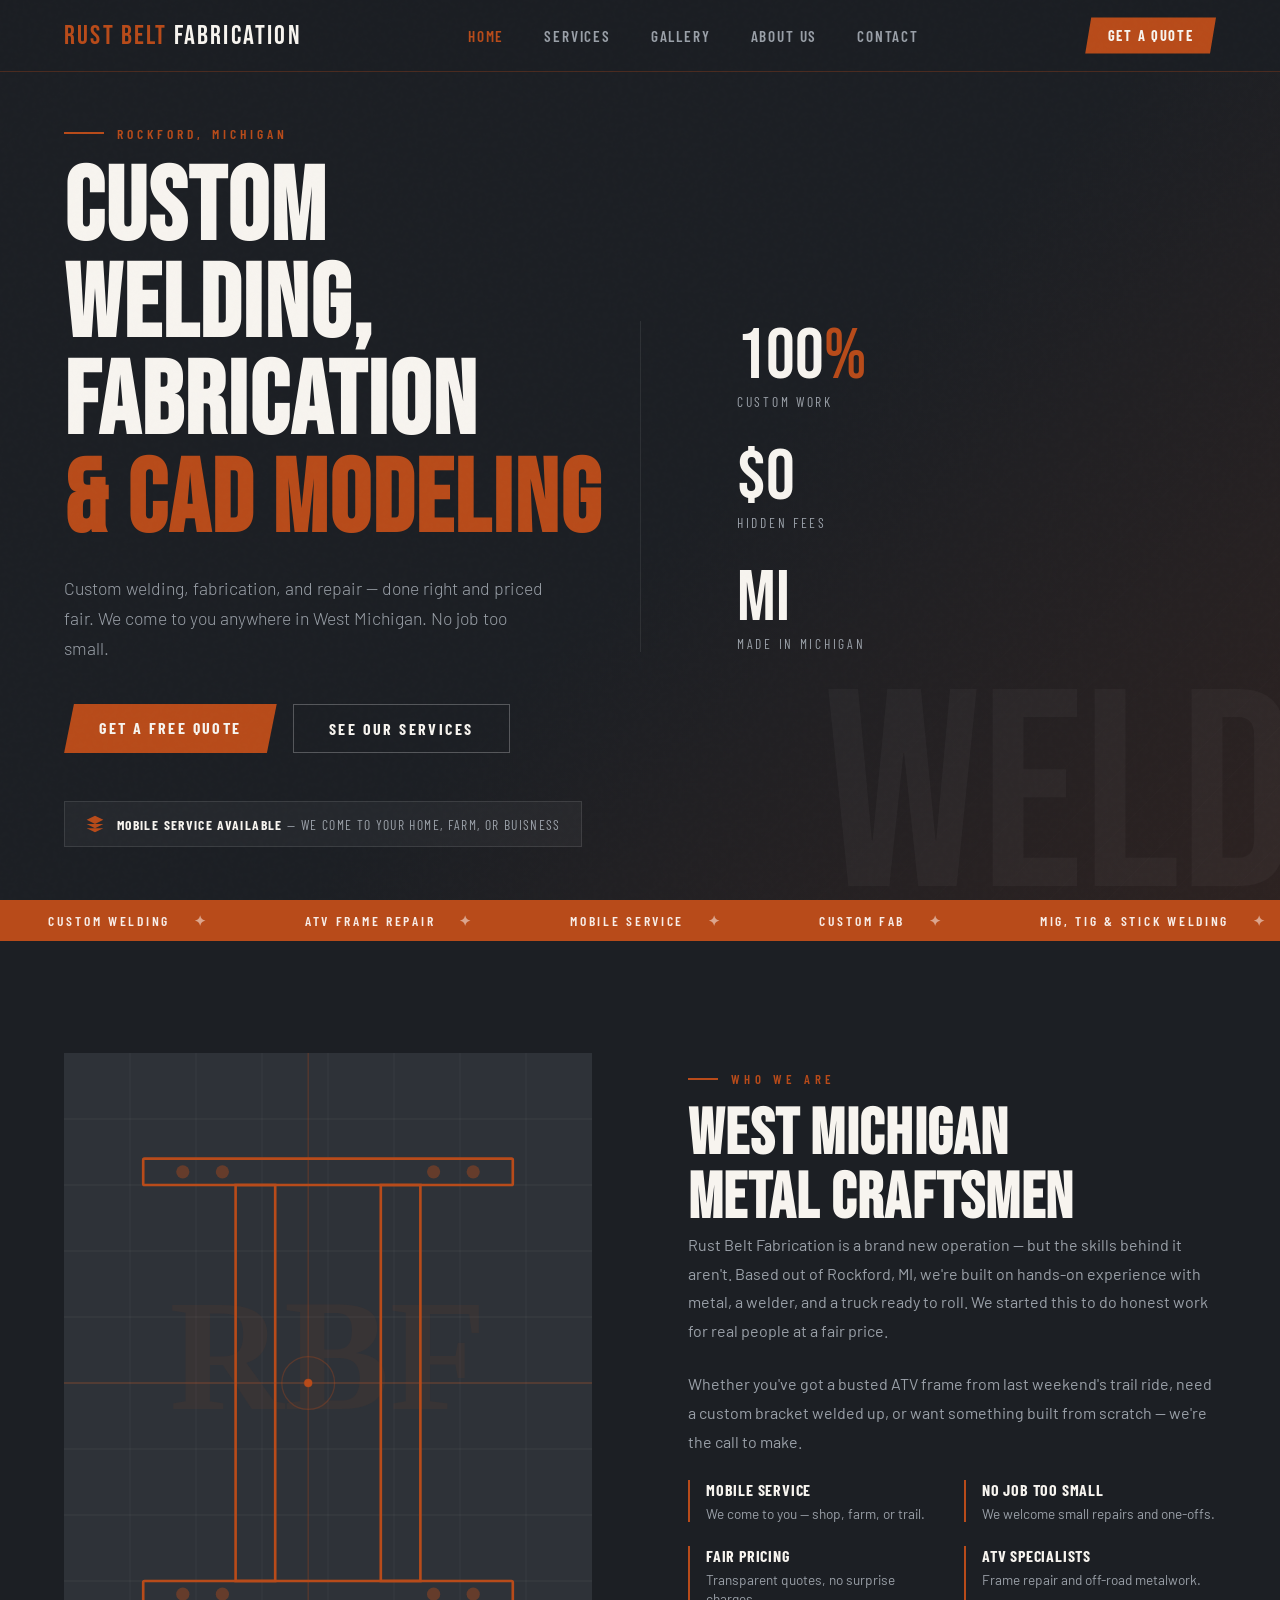
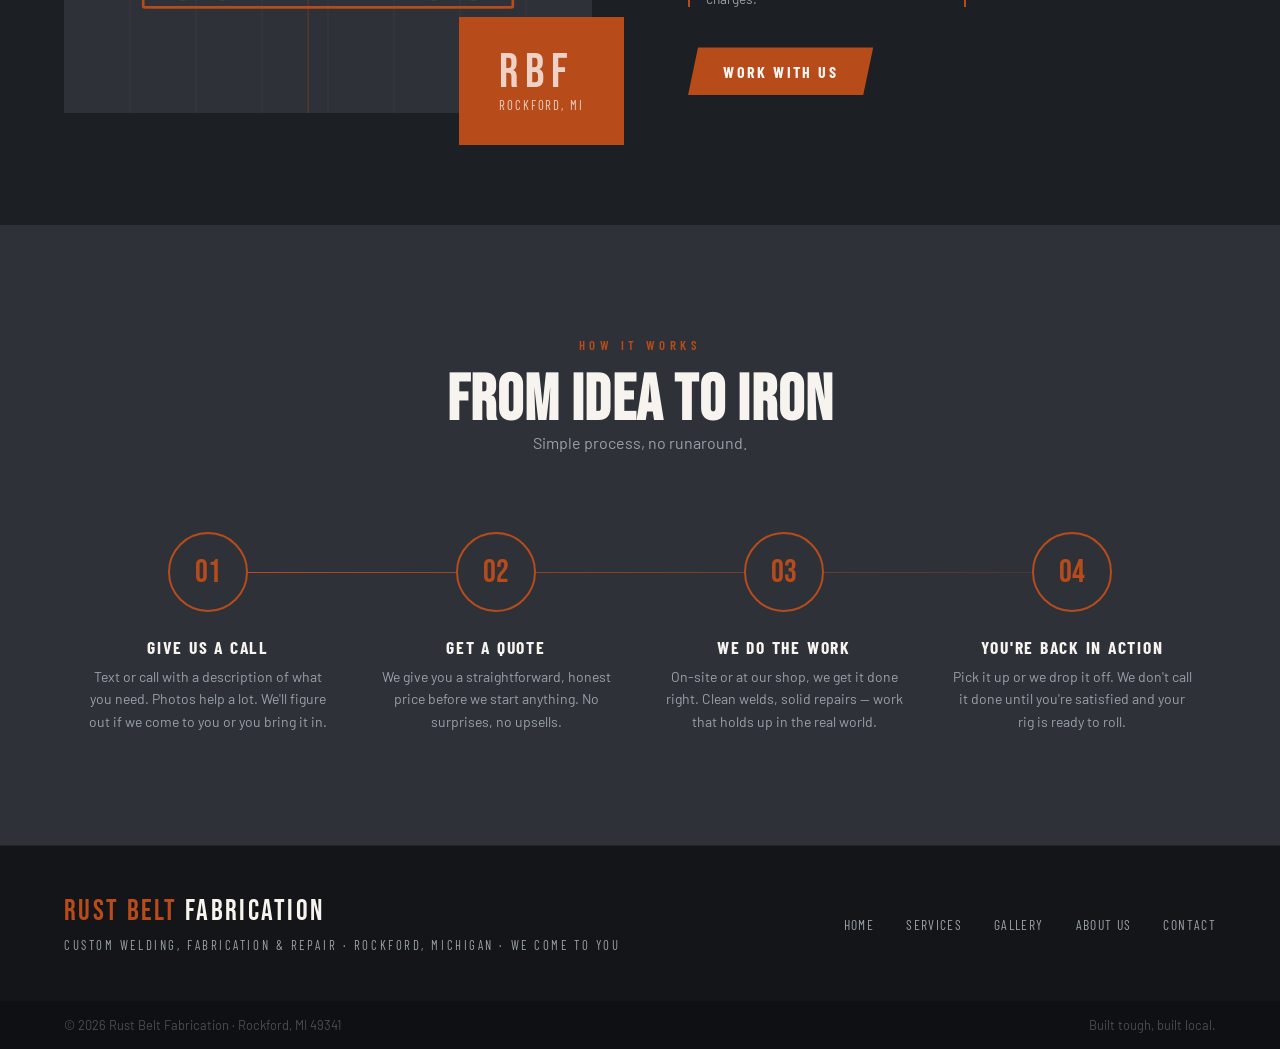
<file: index.html>
<!DOCTYPE html>
<html lang="en">
<head>
  <meta charset="UTF-8" />
  <meta name="viewport" content="width=device-width, initial-scale=1.0" />

  <!-- ============================================================
       PAGE TITLE — change this for each page
       Shows in the browser tab
       ============================================================ -->
  <title>Rust Belt Fabrication | Rockford, MI</title>

  <!-- ============================================================
       GOOGLE FONTS — change fonts here
       1. Go to fonts.google.com
       2. Pick a font, click "Get font" → "Get embed code"
       3. Replace the entire <link> line below with your new one
       4. Then update the font names in style.css (section 1)

       Current fonts loaded:
       - Bebas Neue (headings)
       - Barlow Condensed (labels/nav/buttons)
       - Barlow (body text)
       ============================================================ -->
  <link rel="preconnect" href="https://fonts.googleapis.com" />
  <link href="https://fonts.googleapis.com/css2?family=Bebas+Neue&family=Barlow+Condensed:wght@400;600;700&family=Barlow:wght@300;400;500&display=swap" rel="stylesheet" />

  <!-- Shared stylesheet — controls colors, fonts, layout -->
  <link rel="stylesheet" href="style.css" />

  <!-- Page-specific styles just for the home page hero -->
  <style>
    /* ── HOME HERO ── */
    .hero {
      min-height: 100vh;
      display: grid;
      grid-template-columns: 1fr 1fr;
      align-items: center;
      padding: 0 4rem;
      padding-top: 72px;
      position: relative;
      overflow: hidden;
      background:
        linear-gradient(135deg, rgba(28,31,36,0.97) 55%, rgba(140,53,16,0.15) 100%),
        repeating-linear-gradient(
          -45deg,
          transparent, transparent 40px,
          rgba(255,255,255,0.012) 40px,
          rgba(255,255,255,0.012) 41px
        );
    }

    /* Large ghost text in background — change the word here and in HTML */
    .hero-bg-text {
      position: absolute;
      bottom: -0.15em; right: -0.05em;
      font-family: var(--font-heading);
      font-size: clamp(10rem, 22vw, 22rem);
      color: rgba(255,255,255,0.03);
      line-height: 1;
      pointer-events: none;
      user-select: none;
      white-space: nowrap;
    }

    .hero-content { position: relative; z-index: 2; }

    /* Small text above the main title */
    .hero-eyebrow {
      font-family: var(--font-label);
      font-weight: 600;
      font-size: 0.85rem;
      letter-spacing: 0.3em;
      text-transform: uppercase;
      color: var(--rust);
      margin-bottom: 1.2rem;
      display: flex;
      align-items: center;
      gap: 0.8rem;
    }
    .hero-eyebrow::before {
      content: '';
      display: inline-block;
      width: 40px; height: 2px;
      background: var(--rust);
    }

    /* ── MAIN HERO TITLE ──
       Change the text between <h1> tags in the HTML below */
    .hero-title {
      font-family: var(--font-heading);
      font-size: clamp(4.5rem, 8vw, 8rem);
      line-height: 0.95;
      letter-spacing: 0.02em;
      margin-bottom: 1.5rem;
    }
    .hero-title span { color: var(--rust); display: block; }

    .hero-sub {
      font-size: 1.1rem;
      font-weight: 300;
      color: var(--smoke);
      max-width: 480px;
      line-height: 1.7;
      margin-bottom: 2.5rem;
    }

    .hero-btns { display: flex; gap: 1rem; flex-wrap: wrap; }

    /* Right side stat panel */
    .hero-stats {
      position: relative; z-index: 2;
      display: flex;
      flex-direction: column;
      gap: 2rem;
      padding-left: 6rem;
      border-left: 1px solid rgba(255,255,255,0.08);
    }

    /* ── STATS — change the numbers/labels in the HTML ── */
    .stat-num {
      font-family: var(--font-heading);
      font-size: 4.5rem;
      line-height: 1;
    }
    .stat-num span { color: var(--rust); }
    .stat-label {
      font-family: var(--font-label);
      font-size: 0.85rem;
      letter-spacing: 0.2em;
      text-transform: uppercase;
      color: var(--smoke);
    }

    .hero-badge {
      margin-top: 3rem;
      display: inline-flex;
      align-items: center;
      gap: 0.75rem;
      background: rgba(255,255,255,0.04);
      border: 1px solid rgba(255,255,255,0.1);
      padding: 0.75rem 1.25rem;
    }
    .hero-badge svg { width: 20px; height: 20px; fill: var(--rust); flex-shrink: 0; }
    .hero-badge p {
      font-family: var(--font-label);
      font-size: 0.85rem;
      letter-spacing: 0.1em;
      text-transform: uppercase;
      color: var(--smoke);
    }
    .hero-badge strong { color: var(--white); }

    /* About strip on home page */
    .home-about {
      display: grid;
      grid-template-columns: 1fr 1fr;
      gap: 6rem;
      align-items: center;
    }
    .about-visual { position: relative; }
    .about-img-frame {
      width: 100%;
      aspect-ratio: 4/5;
      background: var(--steel-md);
      overflow: hidden;
    }
    .about-img-frame svg { width: 100%; height: 100%; }
    .about-accent-box {
      position: absolute;
      bottom: -2rem; right: -2rem;
      background: var(--rust);
      padding: 2rem 2.5rem;
      z-index: 2;
    }
    .about-accent-box .big-num {
      font-family: var(--font-heading);
      font-size: 3rem;
      line-height: 1;
    }
    .about-accent-box p {
      font-family: var(--font-label);
      font-size: 0.8rem;
      letter-spacing: 0.15em;
      text-transform: uppercase;
      color: rgba(255,255,255,0.75);
    }
    .about-body {
      font-size: 1rem;
      color: var(--smoke);
      line-height: 1.8;
      margin-bottom: 1.5rem;
    }
    .about-pillars {
      display: grid;
      grid-template-columns: 1fr 1fr;
      gap: 1.5rem;
      margin-bottom: 2.5rem;
    }
    .pillar { border-left: 2px solid var(--rust); padding-left: 1rem; }
    .pillar strong {
      display: block;
      font-family: var(--font-label);
      font-weight: 700;
      font-size: 1rem;
      letter-spacing: 0.05em;
      text-transform: uppercase;
      margin-bottom: 0.25rem;
    }
    .pillar span { font-size: 0.85rem; color: var(--smoke); }

    /* Process steps */
    .process-section { background: var(--steel-md); text-align: center; }
    .process-section .section-eyebrow { justify-content: center; }
    .process-section .section-eyebrow::before { display: none; }
    .process-sub { font-size: 1rem; color: var(--smoke); margin-bottom: 5rem; }
    .process-steps {
      display: grid;
      grid-template-columns: repeat(4, 1fr);
      position: relative;
    }
    .process-steps::before {
      content: '';
      position: absolute;
      top: 2.5rem;
      left: calc(12.5% + 1.5rem);
      right: calc(12.5% + 1.5rem);
      height: 1px;
      background: linear-gradient(to right, var(--rust), rgba(184,75,26,0.2));
    }
    .step { padding: 0 1.5rem; }
    .step-circle {
      width: 5rem; height: 5rem;
      border: 2px solid var(--rust);
      border-radius: 50%;
      display: flex;
      align-items: center;
      justify-content: center;
      margin: 0 auto 1.5rem;
      background: var(--steel-md);
      position: relative; z-index: 1;
    }
    .step-circle span {
      font-family: var(--font-heading);
      font-size: 2rem;
      color: var(--rust);
    }
    .step-name {
      font-family: var(--font-label);
      font-weight: 700;
      font-size: 1.1rem;
      letter-spacing: 0.1em;
      text-transform: uppercase;
      margin-bottom: 0.5rem;
    }
    .step-desc { font-size: 0.875rem; color: var(--smoke); line-height: 1.6; }

    @media (max-width: 900px) {
      .hero { grid-template-columns: 1fr; padding: 6rem 1.5rem 4rem; }
      .hero-stats {
        padding-left: 0;
        border-left: none;
        border-top: 1px solid rgba(255,255,255,0.08);
        padding-top: 2rem;
        flex-direction: row;
        flex-wrap: wrap;
        gap: 1.5rem;
      }
      .home-about { grid-template-columns: 1fr; gap: 3rem; }
      .about-accent-box { bottom: -1rem; right: -1rem; }
      .process-steps { grid-template-columns: 1fr 1fr; gap: 2rem; }
      .process-steps::before { display: none; }
    }
  </style>
</head>
<body>

  <!-- ============================================================
       NAVIGATION
       To add/remove pages: copy or delete a <li> item
       To rename a page: change the link text
       href="pagename.html" links to other pages in your folder
       The active class highlights the current page link
       ============================================================ -->
   <nav>
    <a class="nav-logo" href="index.html"><span>Rust Belt</span> Fabrication</a>
    <ul class="nav-links">
      <li><a href="index.html" class="active">Home</a></li>
      <li><a href="services.html">Services</a></li>
      <li><a href="gallery.html">Gallery</a></li>
      <li><a href="about.html">About Us</a></li>
      <li><a href="contact.html">Contact</a></li>
    </ul>
    <a class="nav-cta" href="contact.html">Get a Quote</a>
  </nav>

  <!-- ============================================================
       HERO SECTION
       Change the title, subtitle, and button text below.
       The right side shows 3 stat blocks — edit the numbers.
       ============================================================ -->
  <section class="hero">
    <div class="hero-bg-text">WELD</div><!-- ← change this ghost word -->

    <div class="hero-content">
      <!-- Small label above title — change location or tagline here -->
      <p class="hero-eyebrow">Rockford, Michigan</p>

      <!-- ── MAIN HEADLINE — change this to whatever you want ── -->
      <h1 class="hero-title">
        Custom Welding, Fabrication<br>
        <span>&amp; CAD modeling</span>
      </h1>

      <!-- Subtitle / description under the headline -->
      <p class="hero-sub">
        Custom welding, fabrication, and repair — done right
        and priced fair. We come to you anywhere in West Michigan. No job too small.
      </p>

      <!-- Buttons — href links to other pages -->
      <div class="hero-btns">
        <a class="btn-primary" href="contact.html">Get a Free Quote</a>
        <a class="btn-outline" href="services.html">See Our Services</a>
      </div>

      <!-- Small badge below buttons -->
      <div class="hero-badge">
        <svg viewBox="0 0 24 24" xmlns="http://www.w3.org/2000/svg">
          <path d="M12 2L2 7l10 5 10-5-10-5zM2 17l10 5 10-5M2 12l10 5 10-5"/>
        </svg>
        <!-- ← Change this badge text -->
        <p><strong>Mobile Service Available</strong> — We come to your home, farm, or buisness</p>
      </div>
    </div>

    <!-- ── RIGHT SIDE STATS — change numbers and labels ── -->
    <div class="hero-stats">
      <div class="stat-block">
        <div class="stat-num">100<span>%</span></div>
        <p class="stat-label">Custom Work</p>
      </div>
      <div class="stat-block">
        <div class="stat-num">$0<span> </span></div>
        <p class="stat-label">Hidden Fees</p>
      </div>
      <div class="stat-block">
        <div class="stat-num">MI</div>
        <p class="stat-label">Made in Michigan</p>
      </div>
    </div>
  </section>


  <!-- ============================================================
       SCROLLING TICKER BAR
       Add or remove <span class="ticker-item"> entries below.
       Keep the list duplicated (you'll see it twice) so the
       scroll animation loops seamlessly.
       ============================================================ -->
  <div class="ticker">
    <div class="ticker-inner">
      <span class="ticker-item">Custom Welding</span>
      <span class="ticker-item">ATV Frame Repair</span>
      <span class="ticker-item">Mobile Service</span>
      <span class="ticker-item">Custom Fab</span>
      <span class="ticker-item">MiG, TiG &amp; stick Welding</span>
      <span class="ticker-item">Small Jobs Welcome</span>
      <span class="ticker-item">We Come To You</span>
      <span class="ticker-item">West Michigan</span>
      <!-- duplicate for seamless loop — keep these the same as above -->
      <span class="ticker-item">Custom Welding</span>
      <span class="ticker-item">ATV Frame Repair</span>
      <span class="ticker-item">Mobile Service</span>
      <span class="ticker-item">Custom Fab</span>
      <span class="ticker-item"MiG, TiG &amp; stick Welding</span>
      <span class="ticker-item">Small Jobs Welcome</span>
      <span class="ticker-item">We Come To You</span>
      <span class="ticker-item">West Michigan</span>
    </div>
  </div>


  <!-- ============================================================
       ABOUT STRIP (home page preview)
       Full about info could go here or keep it short.
       ============================================================ -->
  <section class="home-about">
    <div class="about-visual reveal">
      <div class="about-img-frame">
        <!-- ── REPLACE THIS SVG WITH A REAL PHOTO ──
             Delete the <svg>...</svg> block and add:
             <img src="your-photo.jpg" style="width:100%;height:100%;object-fit:cover;" alt="Rust Belt Fabrication shop">
             Put your photo file in the same folder as this HTML file. -->
        <svg viewBox="0 0 400 500" xmlns="http://www.w3.org/2000/svg">
          <rect width="400" height="500" fill="#2E3238"/>
          <g stroke="rgba(255,255,255,0.04)" stroke-width="1">
            <line x1="0" y1="50" x2="400" y2="50"/><line x1="0" y1="100" x2="400" y2="100"/>
            <line x1="0" y1="150" x2="400" y2="150"/><line x1="0" y1="200" x2="400" y2="200"/>
            <line x1="0" y1="250" x2="400" y2="250"/><line x1="0" y1="300" x2="400" y2="300"/>
            <line x1="0" y1="350" x2="400" y2="350"/><line x1="0" y1="400" x2="400" y2="400"/>
            <line x1="50" y1="0" x2="50" y2="500"/><line x1="100" y1="0" x2="100" y2="500"/>
            <line x1="150" y1="0" x2="150" y2="500"/><line x1="200" y1="0" x2="200" y2="500"/>
            <line x1="250" y1="0" x2="250" y2="500"/><line x1="300" y1="0" x2="300" y2="500"/>
            <line x1="350" y1="0" x2="350" y2="500"/>
          </g>
          <g fill="none" stroke="#B84B1A" stroke-width="2">
            <rect x="60" y="80" width="280" height="20" rx="1"/>
            <rect x="60" y="400" width="280" height="20" rx="1"/>
            <rect x="130" y="100" width="30" height="300"/>
            <rect x="240" y="100" width="30" height="300"/>
          </g>
          <g fill="rgba(184,75,26,0.4)">
            <circle cx="90" cy="90" r="5"/><circle cx="120" cy="90" r="5"/>
            <circle cx="280" cy="90" r="5"/><circle cx="310" cy="90" r="5"/>
            <circle cx="90" cy="410" r="5"/><circle cx="120" cy="410" r="5"/>
            <circle cx="280" cy="410" r="5"/><circle cx="310" cy="410" r="5"/>
          </g>
          <text x="200" y="270" fill="rgba(184,75,26,0.08)" font-family="serif" font-size="120" font-weight="bold" text-anchor="middle">RBF</text>
          <g stroke="rgba(184,75,26,0.3)" stroke-width="1">
            <line x1="185" y1="0" x2="185" y2="500"/>
            <line x1="0" y1="250" x2="400" y2="250"/>
            <circle cx="185" cy="250" r="20" fill="none"/>
            <circle cx="185" cy="250" r="3" fill="#B84B1A"/>
          </g>
        </svg>
      </div>
      <!-- Accent box overlaid on the image — change text here -->
      <div class="about-accent-box">
        <p class="big-num">RBF</p>
        <p>Rockford, MI</p>
      </div>
    </div>

    <div class="about-content reveal">
      <p class="section-eyebrow">Who We Are</p>
      <h2 class="section-title">West Michigan<br>Metal Craftsmen</h2>

      <!-- ── ABOUT PARAGRAPHS — edit your story here ── -->
      <p class="about-body">
        Rust Belt Fabrication is a brand new operation — but the skills behind it aren't.
        Based out of Rockford, MI, we're built on hands-on experience with metal, a welder,
        and a truck ready to roll. We started this to do honest work for real people at a fair price.
      </p>
      <p class="about-body">
        Whether you've got a busted ATV frame from last weekend's trail ride, need a custom
        bracket welded up, or want something built from scratch — we're the call to make.
      </p>

      <!-- ── 4 PILLARS — change the labels and descriptions ── -->
      <div class="about-pillars">
        <div class="pillar">
          <strong>Mobile Service</strong>
          <span>We come to you — shop, farm, or trail.</span>
        </div>
        <div class="pillar">
          <strong>No Job Too Small</strong>
          <span>We welcome small repairs and one-offs.</span>
        </div>
        <div class="pillar">
          <strong>Fair Pricing</strong>
          <span>Transparent quotes, no surprise charges.</span>
        </div>
        <div class="pillar">
          <strong>ATV Specialists</strong>
          <span>Frame repair and off-road metalwork.</span>
        </div>
      </div>

      <a class="btn-primary" href="contact.html">Work With Us</a>
    </div>
  </section>


  <!-- ============================================================
       PROCESS STEPS
       Change the step titles and descriptions below.
       ============================================================ -->
  <section class="process-section">
    <p class="section-eyebrow">How It Works</p>
    <h2 class="section-title">From Idea to Iron</h2>
    <p class="process-sub">Simple process, no runaround.</p>

    <div class="process-steps">
      <!-- ── STEP 1 ── -->
      <div class="step reveal">
        <div class="step-circle"><span>01</span></div>
        <h3 class="step-name">Give Us a Call</h3>
        <p class="step-desc">Text or call with a description of what you need. Photos help a lot. We'll figure out if we come to you or you bring it in.</p>
      </div>
      <!-- ── STEP 2 ── -->
      <div class="step reveal">
        <div class="step-circle"><span>02</span></div>
        <h3 class="step-name">Get a Quote</h3>
        <p class="step-desc">We give you a straightforward, honest price before we start anything. No surprises, no upsells.</p>
      </div>
      <!-- ── STEP 3 ── -->
      <div class="step reveal">
        <div class="step-circle"><span>03</span></div>
        <h3 class="step-name">We Do the Work</h3>
        <p class="step-desc">On-site or at our shop, we get it done right. Clean welds, solid repairs — work that holds up in the real world.</p>
      </div>
      <!-- ── STEP 4 ── -->
      <div class="step reveal">
        <div class="step-circle"><span>04</span></div>
        <h3 class="step-name">You're Back in Action</h3>
        <p class="step-desc">Pick it up or we drop it off. We don't call it done until you're satisfied and your rig is ready to roll.</p>
      </div>
    </div>
  </section>


  <!-- ============================================================
       TESTIMONIALS add later once we have reviews
       Change the quote text, name, and title for each card.
     ============================================================ -->
  <!--
 <section style="background: var(--steel-md);">
    <p class="section-eyebrow" style="justify-content:center;">Client Reviews</p>
    <h2 class="section-title" style="text-align:center;">What People Are Saying</h2>
    <div class="testimonials-grid">

     
      <div class="testimonial-card reveal">
        <div class="quote-mark">"</div>
        <p class="testimonial-text">My Yamaha Grizzly took a hard hit and cracked the frame near the front A-arm mount. Rust Belt came out to my garage, assessed it same day, and had it welded solid by morning.</p>
        <div class="testimonial-author">
          <strong>Travis H.</strong>
          <span>ATV Rider, Rockford MI</span>
        </div>
      </div>

 
      <div class="testimonial-card reveal">
        <div class="quote-mark">"</div>
        <p class="testimonial-text">Needed a custom hitch receiver and toolbox mount built for my work truck. They came out to my place, measured everything up, and built exactly what I described. Solid work.</p>
        <div class="testimonial-author">
          <strong>Jason M.</strong>
          <span>Contractor, Kent County</span>
        </div>
      </div>

      
      <div class="testimonial-card reveal">
        <div class="quote-mark">"</div>
        <p class="testimonial-text">I just needed a gate welded back together. Most shops wouldn't bother with something that small — Rust Belt showed up the next day and got it done. That's the kind of service you remember.</p>
        <div class="testimonial-author">
          <strong>Linda R.</strong>
          <span>Hobby Farm Owner, Sparta MI</span>
        </div>
      </div>

    </div>
  </section>
-->

  <!-- ============================================================
       FOOTER
       Update the business name, tagline, and copyright below.
       The links mirror the nav — keep them in sync.
       ============================================================ -->
  <footer>
    <div>
      <!-- ← Change business name here -->
       <div class="footer-logo"><span>Rust Belt</span> Fabrication</div>
      <p class="footer-tagline">Custom Welding, Fabrication &amp; Repair · Rockford, Michigan · We Come To You</p>
    </div>
     <ul class="footer-links">
      <li><a href="index.html">Home</a></li>
      <li><a href="services.html">Services</a></li>
      <li><a href="gallery.html">Gallery</a></li>
      <li><a href="about.html">About Us</a></li>
      <li><a href="contact.html">Contact</a></li>
    </ul>
  </footer>
  <div class="footer-bottom">
    <!-- ← Update the year and business name/address -->
    <p>© 2026 Rust Belt Fabrication · Rockford, MI 49341</p>
    <p>Built tough, built local.</p>
  </div>


  <!-- ============================================================
       JAVASCRIPT — scroll reveal animation
       You don't need to change anything here.
       ============================================================ -->
  <script>
    const reveals = document.querySelectorAll('.reveal');
    const observer = new IntersectionObserver((entries) => {
      entries.forEach((e, i) => {
        if (e.isIntersecting) {
          setTimeout(() => e.target.classList.add('visible'), i * 80);
        }
      });
    }, { threshold: 0.1 });
    reveals.forEach(el => observer.observe(el));

    const nav = document.querySelector('nav');
    window.addEventListener('scroll', () => {
      nav.style.borderBottomColor = window.scrollY > 50
        ? 'rgba(184,75,26,0.5)' : 'rgba(184,75,26,0.3)';
    });
  </script>

</body>
</html>
</file>
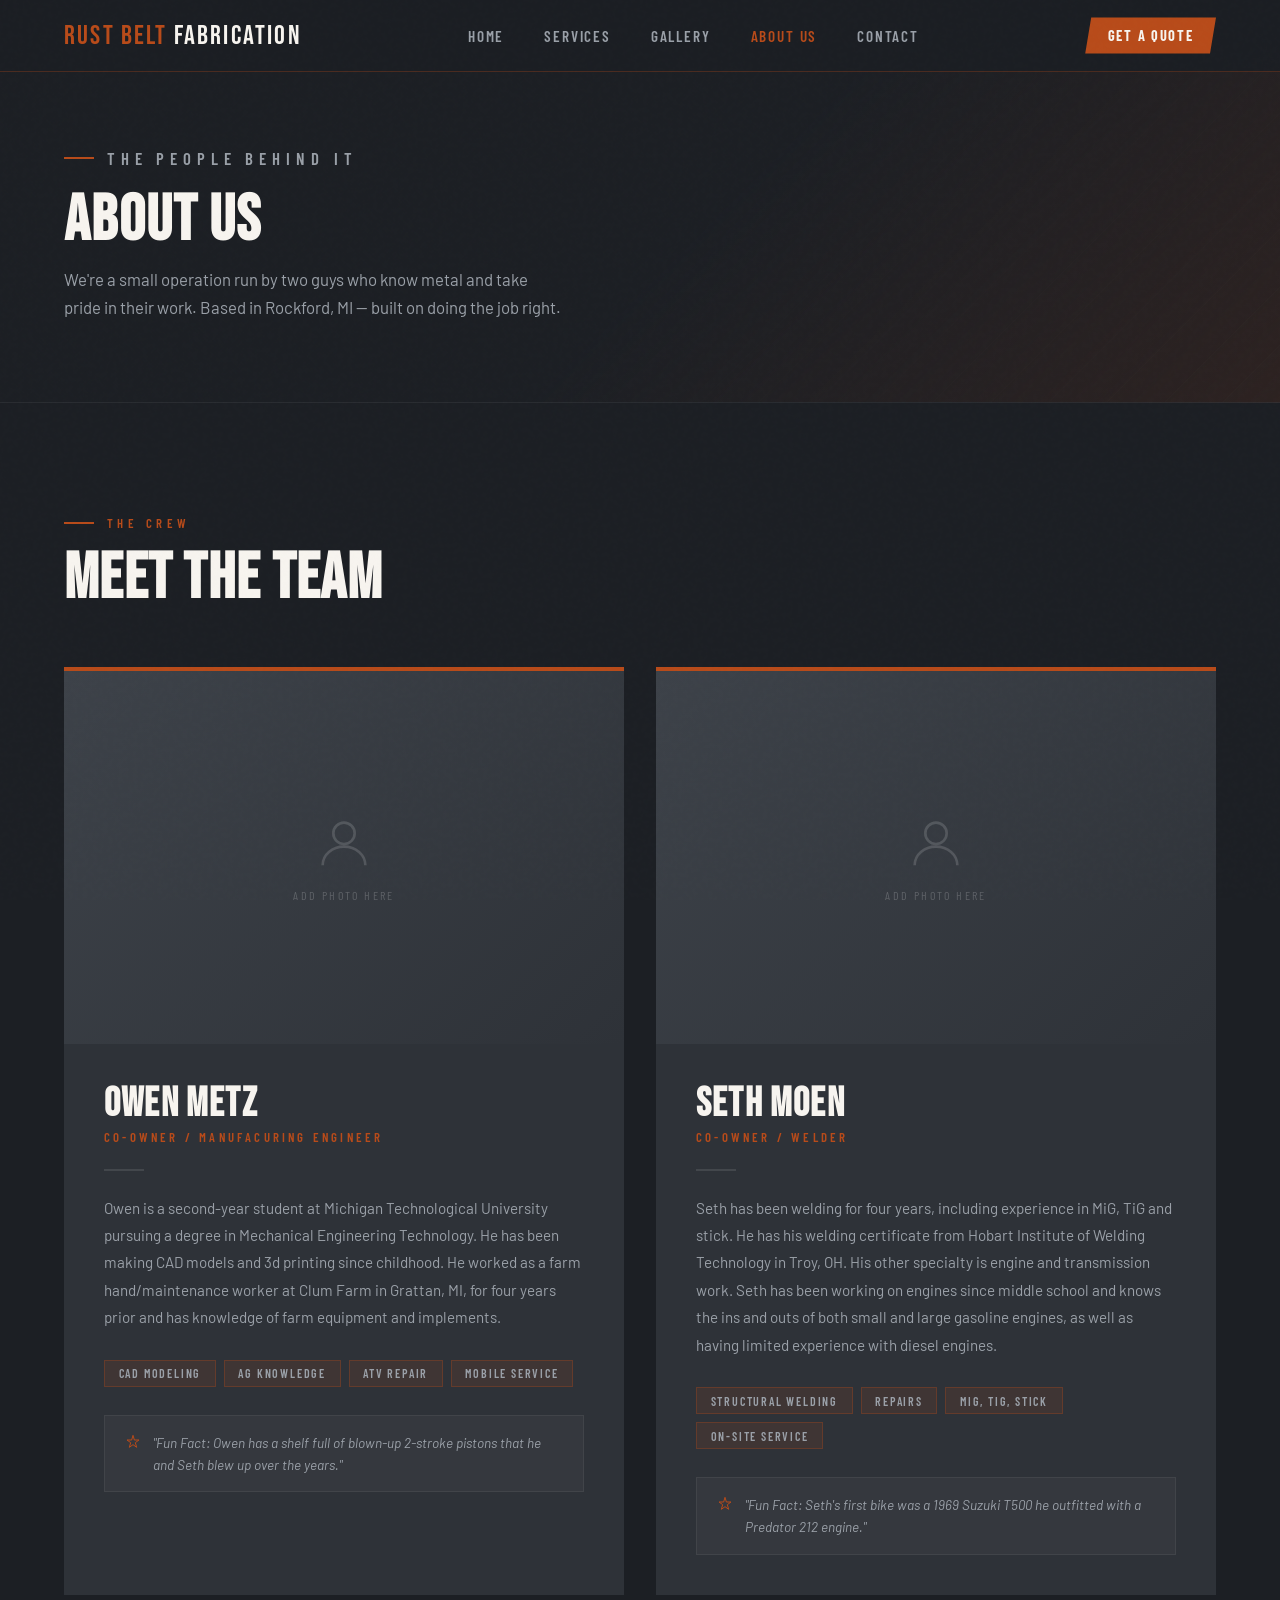
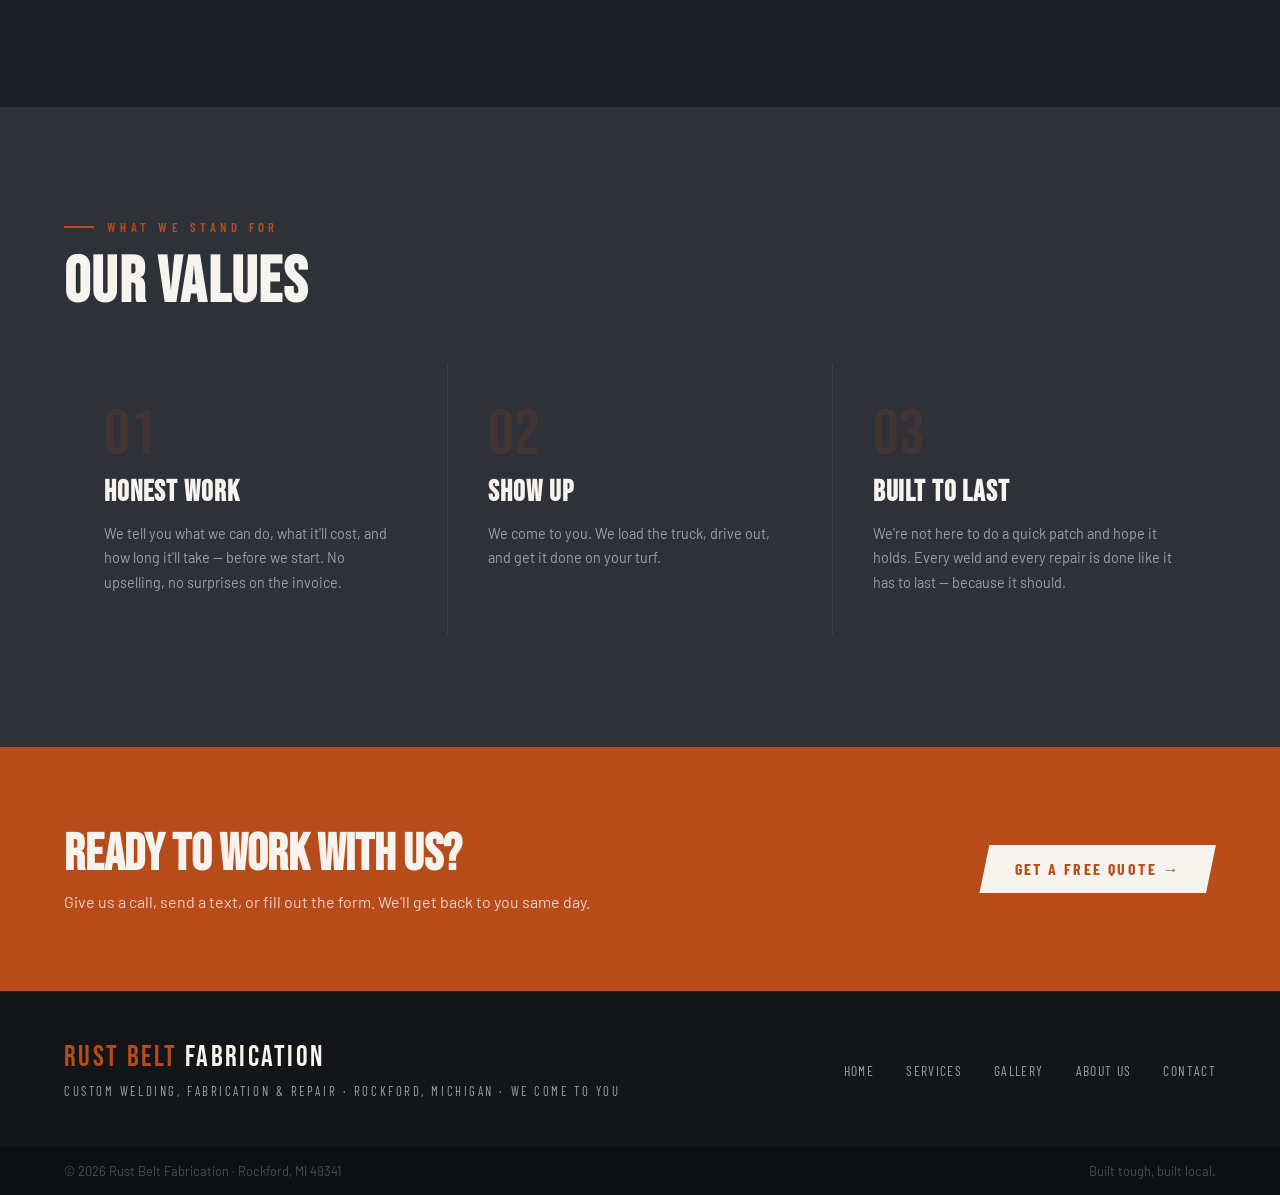
<file: about.html>
<!DOCTYPE html>
<html lang="en">
<head>
  <meta charset="UTF-8" />
  <meta name="viewport" content="width=device-width, initial-scale=1.0" />
  <title>About Us | Rust Belt Fabrication</title>

  <!-- ── FONTS — same as all other pages ── -->
  <link rel="preconnect" href="https://fonts.googleapis.com" />
  <link href="https://fonts.googleapis.com/css2?family=Bebas+Neue&family=Barlow+Condensed:wght@400;600;700&family=Barlow:wght@300;400;500&display=swap" rel="stylesheet" />
  <link rel="stylesheet" href="style.css" />

  <style>
    /* ── TEAM SECTION ── */
    .team-grid {
      display: grid;
      grid-template-columns: 1fr 1fr;
      gap: 2rem;
      margin-top: 3.5rem;
    }

    .team-card {
      background: var(--steel-md);
      overflow: hidden;
      transition: transform 0.3s;
    }
    .team-card:hover { transform: translateY(-4px); }

    /* ── PHOTO AREA ──
       To add a real photo, replace the <div class="team-photo-placeholder">
       block inside .team-photo with:
       <img src="employee-name.jpg" alt="Employee Name" style="width:100%;height:100%;object-fit:cover;object-position:top;">
       Put the photo file in the same folder as your HTML files.
       ============================================================ */
    .team-photo {
      width: 100%;
      aspect-ratio: 3/2;
      background: var(--steel-lt);
      position: relative;
      overflow: hidden;
    }

    /* Placeholder shown before you add a real photo — delete this once you have photos */
    .team-photo-placeholder {
      width: 100%;
      height: 100%;
      display: flex;
      flex-direction: column;
      align-items: center;
      justify-content: center;
      gap: 0.75rem;
      background: linear-gradient(135deg, var(--steel-lt), var(--steel-md));
    }
    .team-photo-placeholder svg {
      width: 64px; height: 64px;
      stroke: rgba(255,255,255,0.15);
      fill: none;
      stroke-width: 1;
    }
    .team-photo-placeholder span {
      font-family: var(--font-label);
      font-size: 0.75rem;
      letter-spacing: 0.2em;
      text-transform: uppercase;
      color: rgba(255,255,255,0.2);
    }

    /* Accent bar across top of card */
    .team-card-bar {
      height: 4px;
      background: var(--rust);
    }

    .team-card-body { padding: 2.5rem; }

    /* ── EMPLOYEE NAME — change in HTML below ── */
    .team-name {
      font-family: var(--font-heading);
      font-size: 2.5rem;
      letter-spacing: 0.03em;
      line-height: 1;
      margin-bottom: 0.3rem;
    }

    /* ── JOB TITLE — change in HTML below ── */
    .team-title {
      font-family: var(--font-label);
      font-weight: 600;
      font-size: 0.8rem;
      letter-spacing: 0.25em;
      text-transform: uppercase;
      color: var(--rust);
      margin-bottom: 1.5rem;
    }

    .team-divider {
      width: 40px; height: 2px;
      background: rgba(255,255,255,0.1);
      margin-bottom: 1.5rem;
    }

    /* ── BIO TEXT — change in HTML below ── */
    .team-bio {
      font-size: 0.95rem;
      color: var(--smoke);
      line-height: 1.8;
      margin-bottom: 1.75rem;
    }

    /* Skills/specialty tags */
    .team-skills {
      display: flex;
      flex-wrap: wrap;
      gap: 0.5rem;
      margin-bottom: 1.75rem;
    }
    /* ── SKILL TAGS — add/remove tags in HTML below ── */
    .skill-tag {
      font-family: var(--font-label);
      font-size: 0.75rem;
      font-weight: 600;
      letter-spacing: 0.15em;
      text-transform: uppercase;
      background: rgba(184,75,26,0.12);
      border: 1px solid rgba(184,75,26,0.3);
      color: var(--smoke);
      padding: 0.35rem 0.85rem;
    }

    /* Optional fun fact row at bottom of card */
    .team-fact {
      display: flex;
      align-items: flex-start;
      gap: 0.75rem;
      background: rgba(255,255,255,0.03);
      border: 1px solid rgba(255,255,255,0.06);
      padding: 1rem 1.25rem;
    }
    .team-fact svg {
      width: 16px; height: 16px;
      stroke: var(--rust);
      fill: none;
      stroke-width: 1.5;
      flex-shrink: 0;
      margin-top: 2px;
    }
    /* ── FUN FACT — change in HTML below ── */
    .team-fact p {
      font-size: 0.85rem;
      color: var(--smoke);
      line-height: 1.6;
      font-style: italic;
    }

    /* ── VALUES SECTION ── */
    .values-section { background: var(--steel-md); }
    .values-grid {
      display: grid;
      grid-template-columns: repeat(3, 1fr);
      gap: 1px;
      background: rgba(255,255,255,0.06);
      margin-top: 3rem;
    }
    .value-card {
      background: var(--steel-md);
      padding: 2.5rem;
      transition: background 0.2s;
    }
    .value-card:hover { background: var(--steel-lt); }
    .value-num {
      font-family: var(--font-heading);
      font-size: 4rem;
      color: rgba(184,75,26,0.15);
      line-height: 1;
      margin-bottom: 0.5rem;
    }
    .value-name {
      font-family: var(--font-heading);
      font-size: 1.8rem;
      letter-spacing: 0.03em;
      margin-bottom: 0.75rem;
    }
    .value-desc { font-size: 0.9rem; color: var(--smoke); line-height: 1.7; }

    /* ── CTA STRIP ── */
    .about-cta {
      display: flex;
      align-items: center;
      justify-content: space-between;
      gap: 2rem;
      padding: 5rem 4rem;
      background: var(--rust);
    }
    .about-cta h2 {
      font-family: var(--font-heading);
      font-size: clamp(2rem, 4vw, 3.5rem);
      line-height: 1.1;
    }
    .about-cta p { color: rgba(255,255,255,0.75); margin-top: 0.5rem; }
    .btn-white {
      font-family: var(--font-label);
      font-weight: 700;
      font-size: 1rem;
      letter-spacing: 0.15em;
      text-transform: uppercase;
      background: var(--white);
      color: var(--rust);
      padding: 0.9rem 2.2rem;
      text-decoration: none;
      transition: background 0.2s;
      clip-path: polygon(10px 0%, 100% 0%, calc(100% - 10px) 100%, 0% 100%);
      display: inline-block;
      white-space: nowrap;
      flex-shrink: 0;
    }
    .btn-white:hover { background: var(--steel); color: var(--white); }

    @media (max-width: 900px) {
      .team-grid { grid-template-columns: 1fr; }
      .values-grid { grid-template-columns: 1fr; }
      .about-cta { flex-direction: column; align-items: flex-start; padding: 3rem 1.5rem; }
    }
  </style>
</head>
<body>

  <!-- ============================================================
       NAVIGATION
       Add "About Us" to the nav on ALL your other pages too!
       Copy this nav and paste it into index.html, services.html,
       gallery.html, and contact.html — replacing the old nav.
       ============================================================ -->
  <nav>
    <a class="nav-logo" href="index.html"><span>Rust Belt</span> Fabrication</a>
    <ul class="nav-links">
      <li><a href="index.html">Home</a></li>
      <li><a href="services.html">Services</a></li>
      <li><a href="gallery.html">Gallery</a></li>
      <li><a href="about.html" class="active">About Us</a></li>
      <li><a href="contact.html">Contact</a></li>
    </ul>
    <a class="nav-cta" href="contact.html">Get a Quote</a>
  </nav>


  <!-- ── PAGE HERO — change title and subtitle ── -->
  <div class="page-hero">
    <p class="section-eyebrow">The People Behind It</p>
    <h1 class="section-title">About Us</h1>
    <!-- ← Change this subtitle -->
    <p>We're a small operation run by two guys who know metal and take pride in their work. Based in Rockford, MI — built on doing the job right.</p>
  </div>


  <!-- ============================================================
       TEAM / EMPLOYEE BIOS
       Fill in the details for both employees below.
       Each card has: photo, name, title, bio, skill tags, fun fact.
       ============================================================ -->
  <section>
    <p class="section-eyebrow">The Crew</p>
    <h2 class="section-title">Meet the Team</h2>

    <div class="team-grid">

      <!-- ══════════════════════════════════════
           EMPLOYEE 1
           ══════════════════════════════════════ -->
      <div class="team-card reveal">
        <div class="team-card-bar"></div>

        <!-- PHOTO AREA
             To add a real photo, replace everything inside .team-photo with:
             <img src="your-photo.jpg" alt="Employee Name"
                  style="width:100%;height:100%;object-fit:cover;object-position:top;">
        -->
        <div class="team-photo">
          <div class="team-photo-placeholder">
            <svg viewBox="0 0 24 24"><circle cx="12" cy="8" r="4"/><path d="M4 20c0-4 3.6-7 8-7s8 3 8 7"/></svg>
            <span>Add photo here</span>
          </div>
        </div>

        <div class="team-card-body">

          <!-- ← CHANGE: Employee 1 name -->
          <h2 class="team-name">Owen Metz</h2>
          <!-- ← CHANGE: Employee 1 job title -->
          <p class="team-title">Co-Owner / Manufacuring Engineer</p>

          <div class="team-divider"></div>

          
          <p class="team-bio">
            Owen is a second-year student at Michigan Technological University pursuing a 
            degree in Mechanical Engineering Technology. He has been making CAD models and 
            3d printing since childhood. He worked as a farm hand/maintenance worker at Clum Farm in 
            Grattan, MI, for four years prior and has knowledge of farm equipment and implements.
          </p>

          <!-- ← CHANGE: Add/remove skill tags. Copy a <span> to add more. -->
          <div class="team-skills">
            <span class="skill-tag">CAD Modeling</span>
            <span class="skill-tag">Ag Knowledge</span>
            <span class="skill-tag">ATV Repair</span>
            <span class="skill-tag">Mobile Service</span>
          </div>

          <!-- ← CHANGE: A fun fact or personal detail — makes you more relatable -->
          <div class="team-fact">
            <svg viewBox="0 0 24 24"><path d="M12 2l2 7h7l-5.5 4 2 7L12 16l-5.5 4 2-7L3 9h7z"/></svg>
            <p>"Fun Fact: Owen has a shelf full of blown-up 2-stroke pistons that he and Seth blew up over the years."</p>
          </div>

        </div>
      </div><!-- end employee 1 -->


      <!-- ══════════════════════════════════════
           EMPLOYEE 2
           ══════════════════════════════════════ -->
      <div class="team-card reveal">
        <div class="team-card-bar"></div>

        <!-- PHOTO AREA — same instructions as above -->
        <div class="team-photo">
          <div class="team-photo-placeholder">
            <svg viewBox="0 0 24 24"><circle cx="12" cy="8" r="4"/><path d="M4 20c0-4 3.6-7 8-7s8 3 8 7"/></svg>
            <span>Add photo here</span>
          </div>
        </div>

        <div class="team-card-body">

          <!-- ← CHANGE: Employee 2 name -->
          <h2 class="team-name">Seth Moen</h2>
          <!-- ← CHANGE: Employee 2 job title -->
          <p class="team-title">Co-Owner / Welder</p>

          <div class="team-divider"></div>

          <!-- ← CHANGE: Employee 2 bio -->
          <p class="team-bio">
            Seth has been welding for four years, including experience in MiG, TiG and stick. 
            He has his welding certificate from Hobart Institute of Welding Technology in Troy, OH. 
            His other specialty is engine and transmission work. Seth has been working on engines 
            since middle school and knows the ins and outs of both small and large gasoline engines, 
            as well as having limited experience with diesel engines. 
          </p>

          <!-- ← CHANGE: Add/remove skill tags for employee 2 -->
          <div class="team-skills">
            <span class="skill-tag">Structural Welding</span>
            <span class="skill-tag">Repairs</span>
            <span class="skill-tag">MiG, TiG, Stick</span>
            <span class="skill-tag">On-Site Service</span>
          </div>

          <!-- ← CHANGE: Employee 2 fun fact -->
          <div class="team-fact">
            <svg viewBox="0 0 24 24"><path d="M12 2l2 7h7l-5.5 4 2 7L12 16l-5.5 4 2-7L3 9h7z"/></svg>
            <p>"Fun Fact: Seth's first bike was a 1969 Suzuki T500 he outfitted with a Predator 212 engine."</p>
          </div>

        </div>
      </div><!-- end employee 2 -->

    </div><!-- end team-grid -->
  </section>


  <!-- ============================================================
       VALUES SECTION
       Change the value names and descriptions below.
       Add or remove cards as needed.
       ============================================================ -->
  <section class="values-section">
    <p class="section-eyebrow">What We Stand For</p>
    <h2 class="section-title">Our Values</h2>

    <div class="values-grid">

      <!-- ← CHANGE: value name and description -->
      <div class="value-card reveal">
        <div class="value-num">01</div>
        <h3 class="value-name">Honest Work</h3>
        <p class="value-desc">We tell you what we can do, what it'll cost, and how long it'll take — before we start. No upselling, no surprises on the invoice.</p>
      </div>

      <div class="value-card reveal">
        <div class="value-num">02</div>
        <h3 class="value-name">Show Up</h3>
        <p class="value-desc">We come to you. We load the truck, drive out, and get it done on your turf.</p>
      </div>

      <div class="value-card reveal">
        <div class="value-num">03</div>
        <h3 class="value-name">Built to Last</h3>
        <p class="value-desc">We're not here to do a quick patch and hope it holds. Every weld and every repair is done like it has to last — because it should.</p>
      </div>

    </div>
  </section>


  <!-- ── CTA STRIP ── -->
  <div class="about-cta">
    <div>
      <h2>Ready to Work With Us?</h2>
      <p>Give us a call, send a text, or fill out the form. We'll get back to you same day.</p>
    </div>
    <a class="btn-white" href="contact.html">Get a Free Quote →</a>
  </div>


  <!-- ── FOOTER ── -->
  <footer>
    <div>
      <div class="footer-logo"><span>Rust Belt</span> Fabrication</div>
      <p class="footer-tagline">Custom Welding, Fabrication &amp; Repair · Rockford, Michigan · We Come To You</p>
    </div>
    <ul class="footer-links">
      <li><a href="index.html">Home</a></li>
      <li><a href="services.html">Services</a></li>
      <li><a href="gallery.html">Gallery</a></li>
      <li><a href="about.html">About Us</a></li>
      <li><a href="contact.html">Contact</a></li>
    </ul>
  </footer>
  <div class="footer-bottom">
    <p>© 2026 Rust Belt Fabrication · Rockford, MI 49341</p>
    <p>Built tough, built local.</p>
  </div>


  <script>
    const reveals = document.querySelectorAll('.reveal');
    const observer = new IntersectionObserver((entries) => {
      entries.forEach((e, i) => {
        if (e.isIntersecting) setTimeout(() => e.target.classList.add('visible'), i * 80);
      });
    }, { threshold: 0.1 });
    reveals.forEach(el => observer.observe(el));
    const nav = document.querySelector('nav');
    window.addEventListener('scroll', () => {
      nav.style.borderBottomColor = window.scrollY > 50 ? 'rgba(184,75,26,0.5)' : 'rgba(184,75,26,0.3)';
    });
  </script>

</body>
</html>
</file>
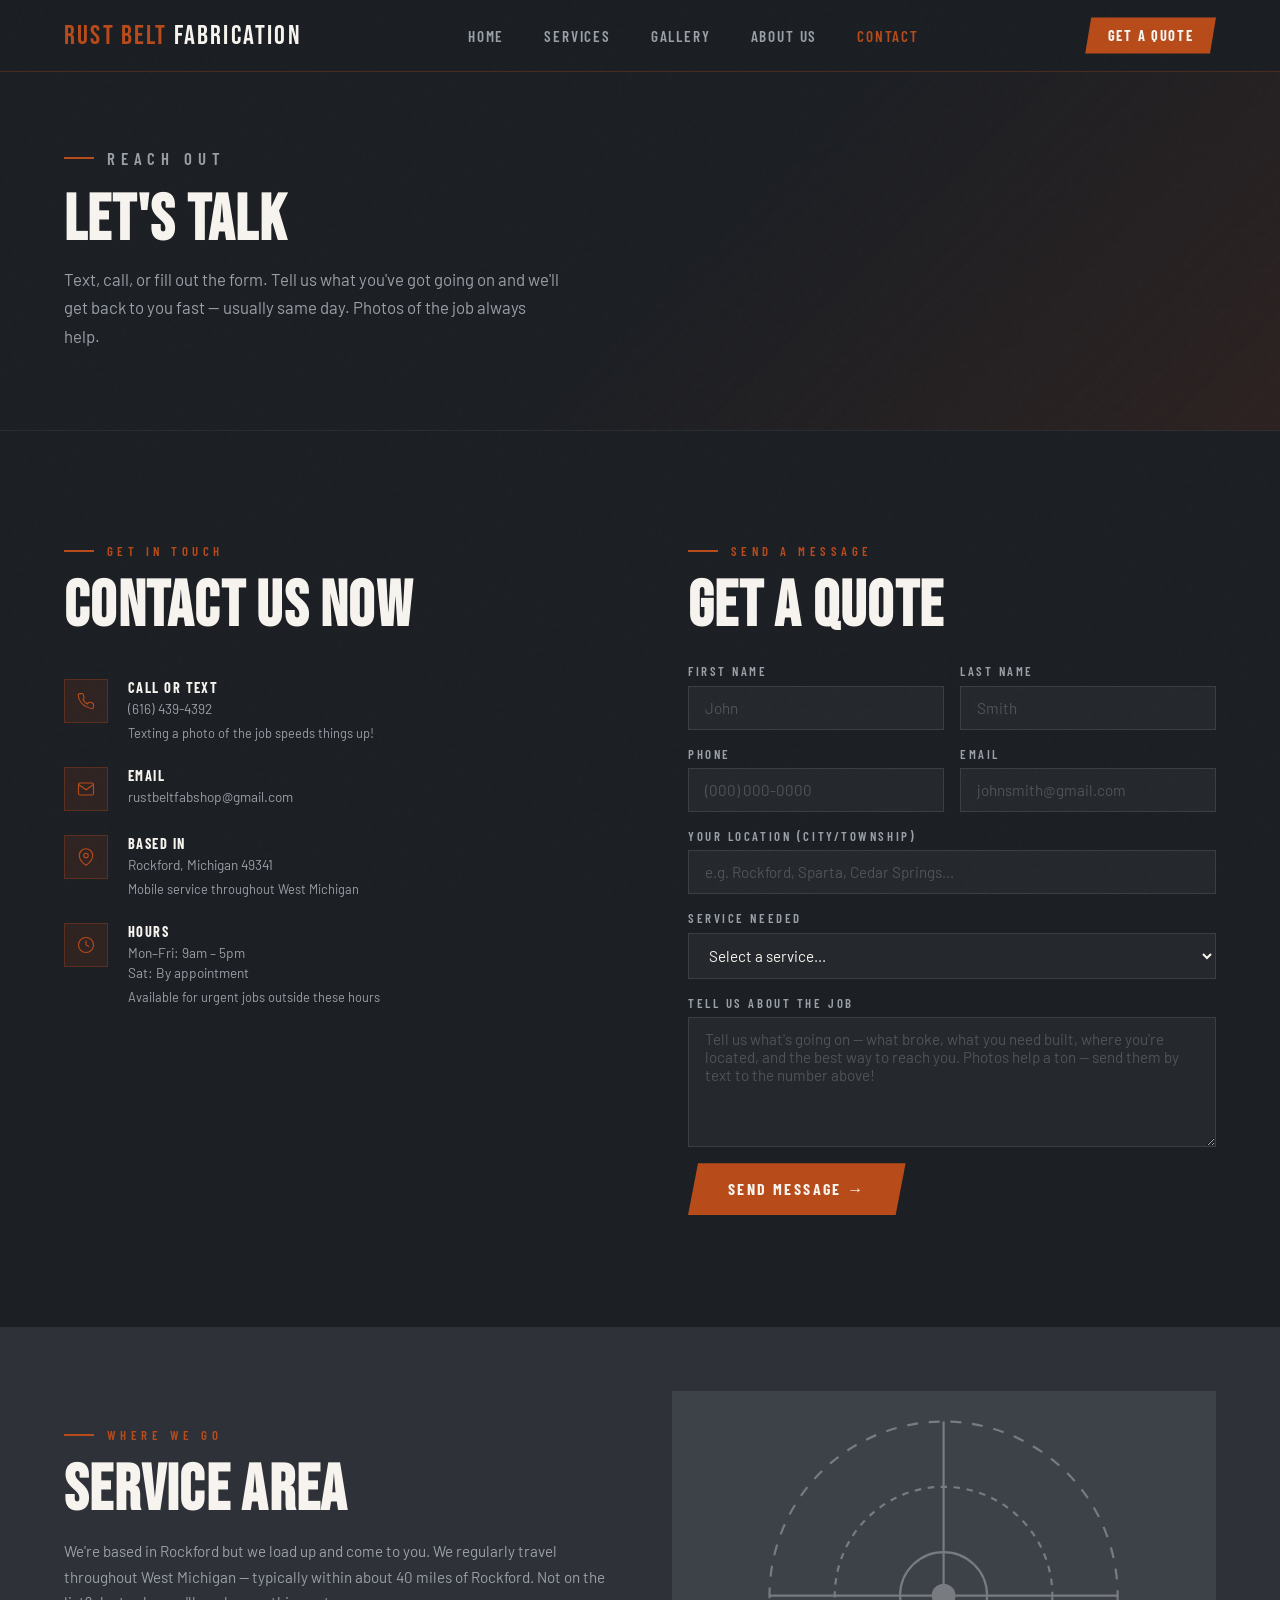
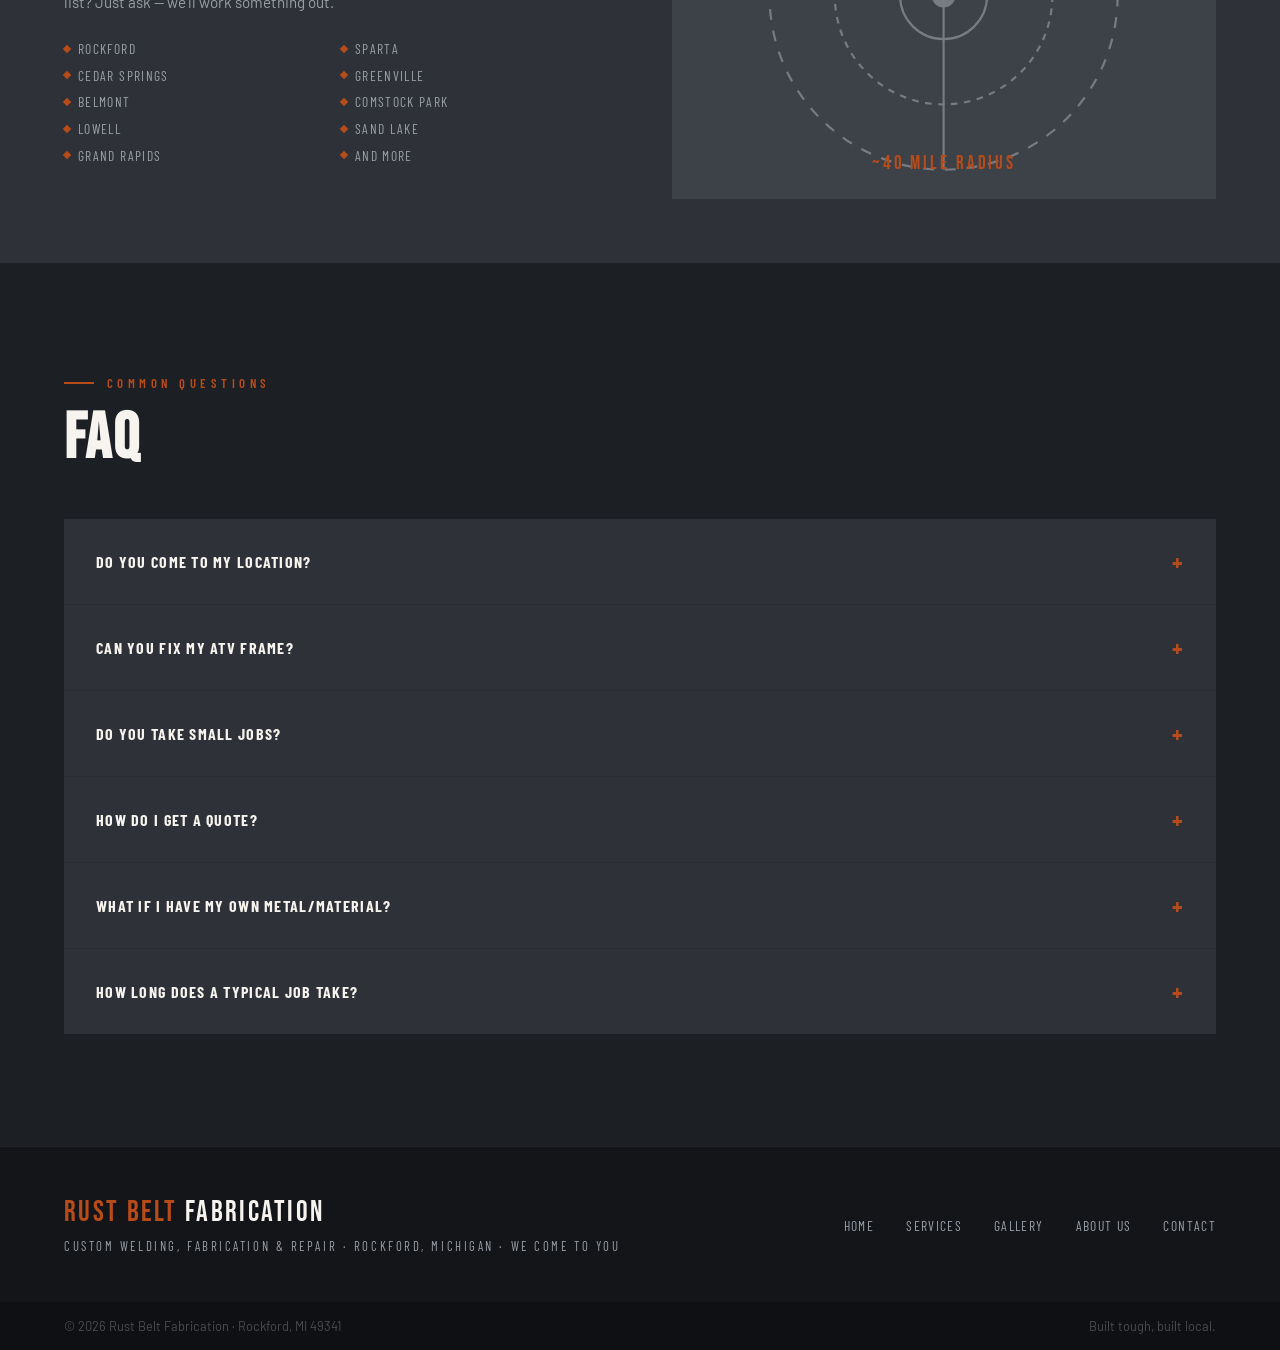
<file: contact.html>
<!DOCTYPE html>
<html lang="en">
<head>
  <meta charset="UTF-8" />
  <meta name="viewport" content="width=device-width, initial-scale=1.0" />
  <title>Contact | Rust Belt Fabrication</title>

  <!-- ── FONTS — same as all other pages ── -->
  <link rel="preconnect" href="https://fonts.googleapis.com" />
  <link href="https://fonts.googleapis.com/css2?family=Bebas+Neue&family=Barlow+Condensed:wght@400;600;700&family=Barlow:wght@300;400;500&display=swap" rel="stylesheet" />
  <link rel="stylesheet" href="style.css" />

  <style>
    /* FAQ section */
    .faq-list {
      display: flex;
      flex-direction: column;
      gap: 1px;
      background: rgba(255,255,255,0.06);
      margin-top: 3rem;
    }
    .faq-item {
      background: var(--steel-md);
      padding: 1.75rem 2rem;
      cursor: pointer;
      transition: background 0.2s;
    }
    .faq-item:hover { background: var(--steel-lt); }
    .faq-question {
      font-family: var(--font-label);
      font-weight: 700;
      font-size: 1rem;
      letter-spacing: 0.08em;
      text-transform: uppercase;
      display: flex;
      justify-content: space-between;
      align-items: center;
      gap: 1rem;
    }
    .faq-question::after {
      content: '+';
      font-size: 1.5rem;
      color: var(--rust);
      transition: transform 0.2s;
      flex-shrink: 0;
    }
    .faq-item.open .faq-question::after { transform: rotate(45deg); }
    .faq-answer {
      font-size: 0.9rem;
      color: var(--smoke);
      line-height: 1.7;
      max-height: 0;
      overflow: hidden;
      transition: max-height 0.35s ease, margin-top 0.2s;
    }
    .faq-item.open .faq-answer {
      max-height: 300px;
      margin-top: 0.75rem;
    }

    /* Service area note */
    .service-area {
      background: var(--steel-md);
      padding: 4rem;
      margin-top: 0;
    }
    .service-area-inner {
      display: grid;
      grid-template-columns: 1fr 1fr;
      gap: 4rem;
      align-items: center;
    }
    .area-map {
      background: var(--steel-lt);
      aspect-ratio: 4/3;
      display: flex;
      align-items: center;
      justify-content: center;
      position: relative;
      overflow: hidden;
    }
    .area-map svg { width: 80%; opacity: 0.3; }
    .area-map-label {
      position: absolute;
      font-family: var(--font-heading);
      font-size: 1.2rem;
      letter-spacing: 0.15em;
      color: var(--rust);
      bottom: 1.5rem;
      text-align: center;
    }
    .area-list {
      list-style: none;
      display: grid;
      grid-template-columns: 1fr 1fr;
      gap: 0.6rem;
      margin-top: 1.5rem;
    }
    .area-list li {
      font-family: var(--font-label);
      font-size: 0.85rem;
      letter-spacing: 0.1em;
      text-transform: uppercase;
      color: var(--smoke);
      display: flex;
      align-items: center;
      gap: 0.5rem;
    }
    .area-list li::before {
      content: '';
      display: inline-block;
      width: 6px; height: 6px;
      background: var(--rust);
      transform: rotate(45deg);
      flex-shrink: 0;
    }

    @media (max-width: 900px) {
      .service-area-inner { grid-template-columns: 1fr; }
      .service-area { padding: 3rem 1.5rem; }
    }
  </style>
</head>
<body>

  <!-- ── NAV — active link updated to Contact ── -->
   <nav>
    <a class="nav-logo" href="index.html"><span>Rust Belt</span> Fabrication</a>
    <ul class="nav-links">
      <li><a href="index.html">Home</a></li>
      <li><a href="services.html">Services</a></li>
      <li><a href="gallery.html">Gallery</a></li>
      <li><a href="about.html">About Us</a></li>
      <li><a href="contact.html" class="active">Contact</a></li>
    </ul>
    <a class="nav-cta" href="contact.html">Get a Quote</a>
  </nav>


  <!-- ── PAGE HERO — change title and subtitle ── -->
  <div class="page-hero">
    <p class="section-eyebrow">Reach Out</p>
    <h1 class="section-title">Let's Talk</h1>
    <p>Text, call, or fill out the form. Tell us what you've got going on and we'll get back to you fast — usually same day. Photos of the job always help.</p>
  </div>


  <!-- ============================================================
       CONTACT FORM + INFO
       Update your real phone, email, location, and hours below.
       ============================================================ -->
  <section>
    <div class="contact-grid">

      <!-- ── LEFT SIDE: Contact details ── -->
      <div>
        <p class="section-eyebrow">Get In Touch</p>
        <h2 class="section-title">Contact Us Now</h2>

        <div class="contact-info">

          <!-- ── PHONE — change number ── -->
          <div class="contact-item">
            <div class="contact-icon">
              <svg viewBox="0 0 24 24"><path d="M22 16.92v3a2 2 0 0 1-2.18 2 19.79 19.79 0 0 1-8.63-3.07A19.5 19.5 0 0 1 4.69 13a19.79 19.79 0 0 1-3.07-8.67A2 2 0 0 1 3.6 2.18h3a2 2 0 0 1 2 1.72c.13.96.36 1.9.7 2.81a2 2 0 0 1-.45 2.11L7.91 9.91a16 16 0 0 0 6.16 6.16l.99-1.84a2 2 0 0 1 2.11-.45c.91.34 1.85.57 2.81.7A2 2 0 0 1 22 16.92z"/></svg>
            </div>
            <div>
              <strong>Call or Text</strong>
              <!-- ← CHANGE YOUR PHONE NUMBER HERE -->
              <p>(616) 439-4392</p>
              <p style="font-size:0.8rem;margin-top:0.25rem;">Texting a photo of the job speeds things up!</p>
            </div>
          </div>

          <!-- ── EMAIL — change address ── -->
          <div class="contact-item">
            <div class="contact-icon">
              <svg viewBox="0 0 24 24"><path d="M4 4h16c1.1 0 2 .9 2 2v12c0 1.1-.9 2-2 2H4c-1.1 0-2-.9-2-2V6c0-1.1.9-2 2-2z"/><polyline points="22,6 12,13 2,6"/></svg>
            </div>
            <div>
              <strong>Email</strong>
              <!-- ← CHANGE YOUR EMAIL HERE -->
              <p>rustbeltfabshop@gmail.com</p>
            </div>
          </div>

          <!-- ── LOCATION — change address and service area ── -->
          <div class="contact-item">
            <div class="contact-icon">
              <svg viewBox="0 0 24 24"><path d="M21 10c0 7-9 13-9 13s-9-6-9-13a9 9 0 0 1 18 0z"/><circle cx="12" cy="10" r="3"/></svg>
            </div>
            <div>
              <strong>Based In</strong>
              <!-- ← CHANGE YOUR LOCATION HERE -->
              <p>Rockford, Michigan 49341</p>
              <p style="font-size:0.8rem;margin-top:0.25rem;">Mobile service throughout West Michigan</p>
            </div>
          </div>

          <!-- ── HOURS — change days and times ── -->
          <div class="contact-item">
            <div class="contact-icon">
              <svg viewBox="0 0 24 24"><circle cx="12" cy="12" r="10"/><polyline points="12 6 12 12 16 14"/></svg>
            </div>
            <div>
              <strong>Hours</strong>
              <!-- ← CHANGE YOUR HOURS HERE -->
              <p>Mon–Fri: 9am – 5pm</p>
              <p>Sat: By appointment</p>
              <p style="font-size:0.8rem;margin-top:0.25rem;">Available for urgent jobs outside these hours</p>
            </div>
          </div>

        </div><!-- end contact-info -->
      </div><!-- end left side -->


      <!-- ── RIGHT SIDE: Contact form ── -->
      <div class="reveal">
        <p class="section-eyebrow">Send a Message</p>
        <h2 class="section-title" style="margin-bottom:1.5rem;">Get a Quote</h2>

        <!-- ============================================================
             CONTACT FORM
             To actually receive these messages you need to connect
             this form to a service like Formspree (free):
             1. Go to formspree.io and create a free account
             2. Create a new form and get your form ID
             3. Change the action attribute below:
                action="https://formspree.io/f/YOUR_FORM_ID"
             4. Add method="POST" to the <form> tag
             That's it — submissions will go to your email.
             ============================================================ -->
        <form class="contact-form" action="https://formspree.io/f/xpqypvrk" method="POST">
          <div class="form-row">
            <div class="field">
              <label for="fname">First Name</label>
              <input type="text" id="fname" name="first_name" placeholder="John" />
            </div>
            <div class="field">
              <label for="lname">Last Name</label>
              <input type="text" id="lname" name="last_name" placeholder="Smith" />
            </div>
          </div>

          <div class="form-row">
            <div class="field">
              <label for="phone">Phone</label>
              <!-- Phone is first because most people prefer a call/text back -->
              <input type="tel" id="phone" name="phone" placeholder="(000) 000-0000" />
            </div>
            <div class="field">
              <label for="email">Email</label>
              <input type="email" id="email" name="email" placeholder="johnsmith@gmail.com" />
            </div>
          </div>

          <!-- ── LOCATION field — helpful for mobile service ── -->
          <div class="field">
            <label for="location">Your Location (City/Township)</label>
            <input type="text" id="location" name="location" placeholder="e.g. Rockford, Sparta, Cedar Springs..." />
          </div>

          <!-- ── SERVICE DROPDOWN — add/remove options as needed ── -->
          <div class="field">
            <label for="service">Service Needed</label>
            <select id="service" name="service">
              <option value="">Select a service...</option>
              <option>ATV / UTV Frame Repair</option>
              <option>Custom Welding</option>
              <option>Mobile On-Site Service</option>
              <option>Repair or Modification</option>
              <option>Small Custom Fab</option>
              <option>Farm or Home Metalwork</option>
              <option>Not Sure — Need Advice</option>
              <option>Other</option>
            </select>
          </div>

          <div class="field">
            <label for="message">Tell Us About the Job</label>
            <!-- ← Change placeholder text if you want -->
            <textarea id="message" name="message" placeholder="Tell us what's going on — what broke, what you need built, where you're located, and the best way to reach you. Photos help a ton — send them by text to the number above!"></textarea>
          </div>

          <button class="form-submit" type="submit">Send Message →</button>
          <p class="form-success" id="form-success">✓ Message sent! We'll be in touch soon.</p>

        </form>
      </div><!-- end right side -->

    </div>
  </section>


  <!-- ============================================================
       SERVICE AREA
       Update the list of towns/areas you serve.
       ============================================================ -->
  <div class="service-area">
    <div class="service-area-inner">
      <div>
        <p class="section-eyebrow">Where We Go</p>
        <h2 class="section-title">Service Area</h2>
        <p style="color:var(--smoke);font-size:0.95rem;line-height:1.7;margin-top:1rem;margin-bottom:0.5rem;">
          We're based in Rockford but we load up and come to you.
          <!-- ← Update this distance/area description -->
          We regularly travel throughout West Michigan — typically within about 40 miles of Rockford.
          Not on the list? Just ask — we'll work something out.
        </p>

        <!-- ── SERVICE AREA LIST — add/remove your towns ── -->
        <ul class="area-list">
          <li>Rockford</li>
          <li>Sparta</li>
          <li>Cedar Springs</li>
          <li>Greenville</li>
          <li>Belmont</li>
          <li>Comstock Park</li>
          <li>Lowell</li>
          <li>Sand Lake</li>
          <li>Grand Rapids</li>
          <li>And More</li>
        </ul>
      </div>

      <!-- Simple visual map placeholder -->
      <div class="area-map">
        <svg viewBox="0 0 200 200" xmlns="http://www.w3.org/2000/svg" fill="none" stroke="white" stroke-width="1">
          <circle cx="100" cy="100" r="80" stroke-dasharray="5,5"/>
          <circle cx="100" cy="100" r="50" stroke-dasharray="3,3"/>
          <circle cx="100" cy="100" r="20"/>
          <circle cx="100" cy="100" r="5" fill="white"/>
          <line x1="100" y1="20" x2="100" y2="180"/>
          <line x1="20" y1="100" x2="180" y2="100"/>
        </svg>
        <p class="area-map-label">~40 Mile Radius</p>
      </div>
    </div>
  </div>


  <!-- ============================================================
       FAQ SECTION
       Add or edit questions and answers below.
       Click any item to expand/collapse the answer.
       ============================================================ -->
  <section>
    <p class="section-eyebrow">Common Questions</p>
    <h2 class="section-title">FAQ</h2>

    <div class="faq-list">

      <!-- ── FAQ ITEM — change question and answer ── -->
      <div class="faq-item">
        <p class="faq-question">Do you come to my location?</p>
        <p class="faq-answer">Yes — that's one of our main selling points. We'll load up the truck and come to your home, farm, shop, or even trailhead. Just let us know where you are when you reach out.</p>
      </div>

      <div class="faq-item">
        <p class="faq-question">Can you fix my ATV frame?</p>
        <p class="faq-answer">Absolutely. ATV and UTV frame repair is one of our specialties. Cracks, bent tubing, broken mounts — send us a photo by text and we'll tell you what we can do and give you a price.</p>
      </div>

      <div class="faq-item">
        <p class="faq-question">Do you take small jobs?</p>
        <p class="faq-answer">Yes, and we actually prefer them. We started this business to help real people with real problems — not just big industrial contracts. No job is too small.</p>
      </div>

      <div class="faq-item">
        <p class="faq-question">How do I get a quote?</p>
        <p class="faq-answer">Easiest way is to text us a photo of what needs to be done along with your location. We'll get back to you with a ballpark price fast — usually within a few hours during business hours.</p>
      </div>

      <div class="faq-item">
        <p class="faq-question">What if I have my own metal/material?</p>
        <p class="faq-answer">No problem at all. If you've already got the stock, we can work with it. Just make sure to tell us the material type when you reach out so we know what we're working with.</p>
      </div>

      <div class="faq-item">
        <p class="faq-question">How long does a typical job take?</p>
        <p class="faq-answer">Depends on the job. A simple weld repair can be done same-day. Custom fabrication takes longer. We'll always give you a realistic timeline before starting so you know what to expect.</p>
      </div>

      <!-- ── ADD MORE FAQ ITEMS HERE — copy a block above ── -->

    </div>
  </section>


  <!-- ── FOOTER ── -->
  <footer>
    <div>
       <div class="footer-logo"><span>Rust Belt</span> Fabrication</div>
      <p class="footer-tagline">Custom Welding, Fabrication &amp; Repair · Rockford, Michigan · We Come To You</p>
    </div>
     <ul class="footer-links">
      <li><a href="index.html">Home</a></li>
      <li><a href="services.html">Services</a></li>
      <li><a href="gallery.html">Gallery</a></li>
      <li><a href="about.html">About Us</a></li>
      <li><a href="contact.html">Contact</a></li>
    </ul>
  </footer>
  <div class="footer-bottom">
    <p>© 2026 Rust Belt Fabrication · Rockford, MI 49341</p>
    <p>Built tough, built local.</p>
  </div>


  <script>
    // Scroll reveal
    const reveals = document.querySelectorAll('.reveal');
    const observer = new IntersectionObserver((entries) => {
      entries.forEach((e, i) => {
        if (e.isIntersecting) setTimeout(() => e.target.classList.add('visible'), i * 80);
      });
    }, { threshold: 0.1 });
    reveals.forEach(el => observer.observe(el));

    // Nav scroll
    const nav = document.querySelector('nav');
    window.addEventListener('scroll', () => {
      nav.style.borderBottomColor = window.scrollY > 50 ? 'rgba(184,75,26,0.5)' : 'rgba(184,75,26,0.3)';
    });

    // Form submit (demo only — connect to Formspree for real emails)
    function handleSubmit(e) {
      e.preventDefault();
      const success = document.getElementById('form-success');
      success.style.display = 'block';
      e.target.reset();
      setTimeout(() => { success.style.display = 'none'; }, 5000);
    }

    // FAQ accordion
    document.querySelectorAll('.faq-item').forEach(item => {
      item.querySelector('.faq-question').addEventListener('click', () => {
        const isOpen = item.classList.contains('open');
        document.querySelectorAll('.faq-item').forEach(i => i.classList.remove('open'));
        if (!isOpen) item.classList.add('open');
      });
    });
  </script>
</body>
</html>
</file>
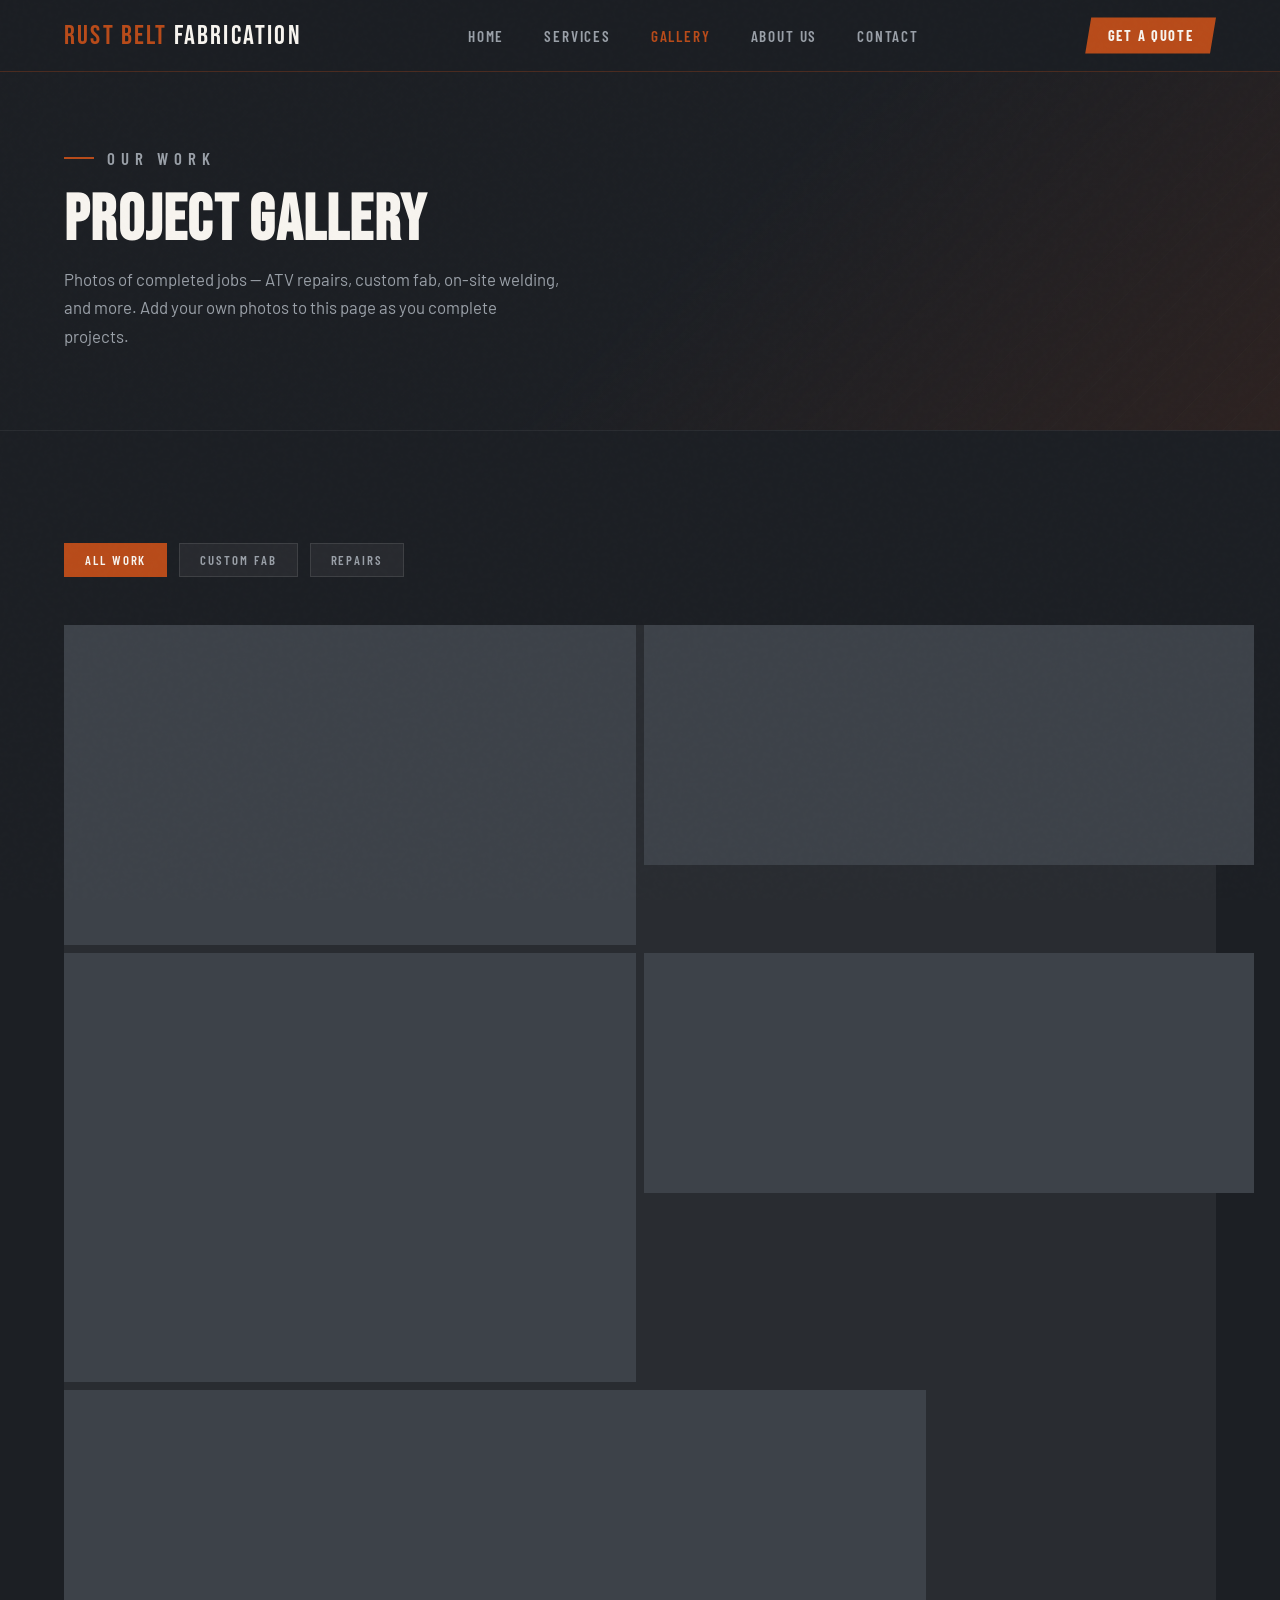
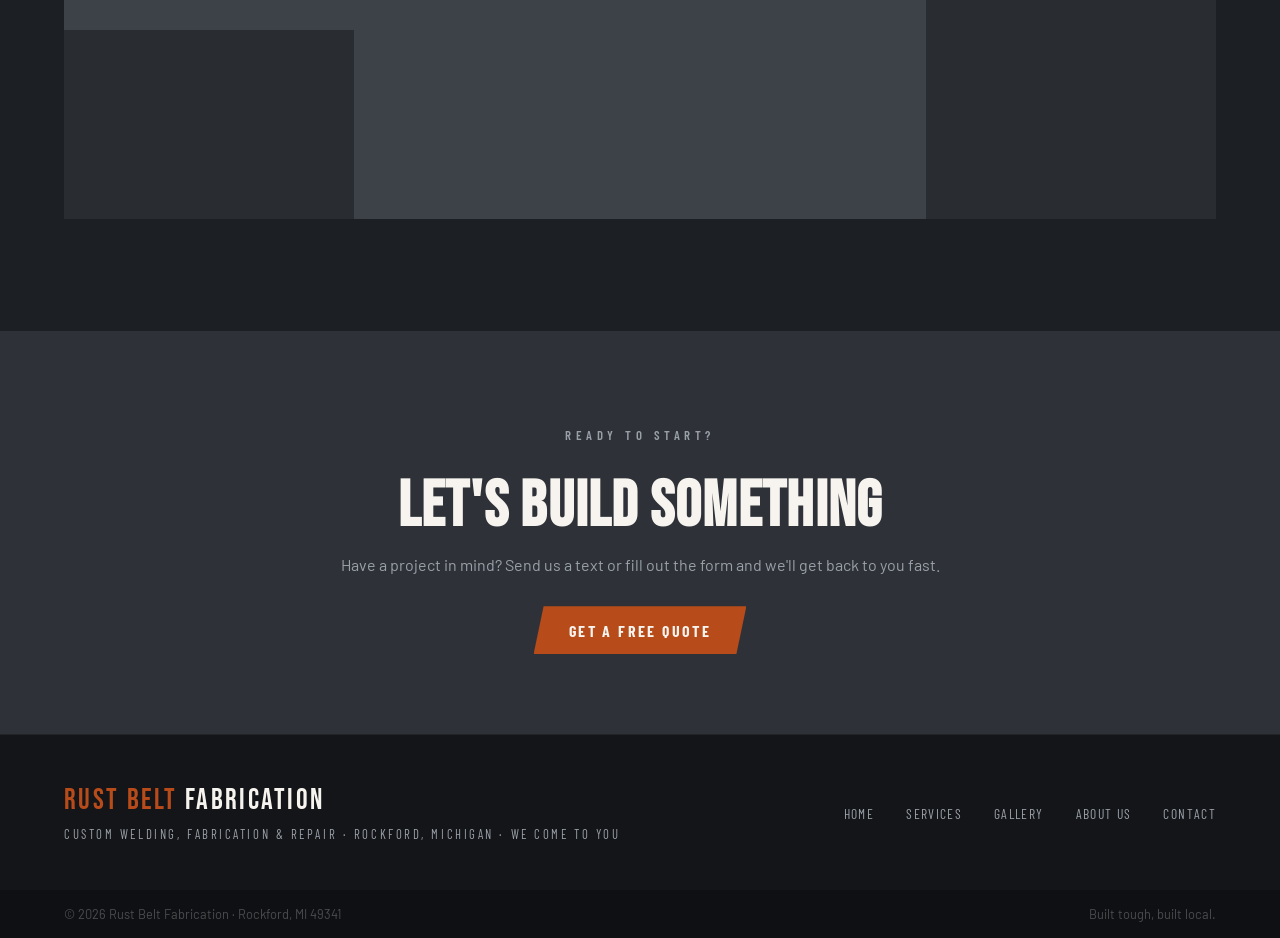
<file: gallery.html>
<!DOCTYPE html>
<html lang="en">
<head>
  <meta charset="UTF-8" />
  <meta name="viewport" content="width=device-width, initial-scale=1.0" />
  <title>Gallery | Rust Belt Fabrication</title>

  <!-- ── FONTS — same as all other pages ── -->
  <link rel="preconnect" href="https://fonts.googleapis.com" />
  <link href="https://fonts.googleapis.com/css2?family=Bebas+Neue&family=Barlow+Condensed:wght@400;600;700&family=Barlow:wght@300;400;500&display=swap" rel="stylesheet" />
  <link rel="stylesheet" href="style.css" />

  <style>
    /* Gallery filter tabs */
    .gallery-filters {
      display: flex;
      gap: 0.75rem;
      flex-wrap: wrap;
      margin-bottom: 2.5rem;
    }
    .filter-btn {
      font-family: var(--font-label);
      font-weight: 600;
      font-size: 0.8rem;
      letter-spacing: 0.15em;
      text-transform: uppercase;
      background: rgba(255,255,255,0.05);
      border: 1px solid rgba(255,255,255,0.1);
      color: var(--smoke);
      padding: 0.5rem 1.25rem;
      cursor: pointer;
      transition: all 0.2s;
    }
    .filter-btn:hover,
    .filter-btn.active {
      background: var(--rust);
      border-color: var(--rust);
      color: var(--white);
    }

    .gallery-grid {
      display: grid;
      grid-template-columns: repeat(4, 1fr);
      gap: 8px;
    }

    .gallery-item {
      position: relative;
      overflow: hidden;
      cursor: pointer;
      background: var(--steel-md);
      min-height: 240px;
    }
    .gallery-item.wide  { grid-column: span 2; }
    .gallery-item.tall  { grid-row: span 2; }

    .gallery-item-bg {
      width: 100%;
      height: 100%;
      min-height: 240px;
      background: var(--steel-lt);
      display: flex;
      flex-direction: column;
      align-items: center;
      justify-content: center;
      transition: transform 0.5s ease;
      gap: 0.5rem;
    }
    .gallery-item:hover .gallery-item-bg { transform: scale(1.05); }

    /* Overlay that appears on hover */
    .gallery-overlay {
      position: absolute;
      inset: 0;
      background: rgba(28,31,36,0.75);
      display: flex;
      flex-direction: column;
      align-items: center;
      justify-content: center;
      opacity: 0;
      transition: opacity 0.3s;
      padding: 1.5rem;
      text-align: center;
    }
    .gallery-item:hover .gallery-overlay { opacity: 1; }

    .overlay-title {
      font-family: var(--font-heading);
      font-size: 1.5rem;
      letter-spacing: 0.08em;
      margin-bottom: 0.4rem;
    }
    .overlay-tag {
      font-family: var(--font-label);
      font-size: 0.75rem;
      letter-spacing: 0.2em;
      text-transform: uppercase;
      color: var(--rust);
    }

    /* Placeholder content shown before real photos */
    .placeholder-icon {
      opacity: 0.12;
    }
    .placeholder-icon svg { width: 52px; height: 52px; stroke: var(--white); fill: none; stroke-width: 1; }
    .placeholder-text {
      font-family: var(--font-label);
      font-size: 0.75rem;
      letter-spacing: 0.15em;
      text-transform: uppercase;
      color: var(--smoke);
      opacity: 0.4;
      text-align: center;
      padding: 0 1rem;
    }

    /* CTA at bottom */
    .gallery-cta {
      text-align: center;
      padding: 5rem 4rem;
      background: var(--steel-md);
    }
    .gallery-cta .section-eyebrow { justify-content: center; }
    .gallery-cta .section-eyebrow::before { display: none; }
    .gallery-cta p { color: var(--smoke); margin-top: 1rem; margin-bottom: 2rem; }

    @media (max-width: 900px) {
      .gallery-grid { grid-template-columns: 1fr 1fr; }
      .gallery-item.wide { grid-column: span 2; }
      .gallery-item.tall { grid-row: span 1; }
    }
    @media (max-width: 600px) {
      .gallery-grid { grid-template-columns: 1fr; }
      .gallery-item.wide { grid-column: span 1; }
    }
  </style>
</head>
<body>

  <!-- ── NAV ── -->
  <nav>
    <a class="nav-logo" href="index.html"><span>Rust Belt</span> Fabrication</a>
    <ul class="nav-links">
      <li><a href="index.html">Home</a></li>
      <li><a href="services.html">Services</a></li>
      <li><a href="gallery.html" class="active">Gallery</a></li>
      <li><a href="about.html">About Us</a></li>
      <li><a href="contact.html">Contact</a></li>
    </ul>
    <a class="nav-cta" href="contact.html">Get a Quote</a>
  </nav>

  <!-- ── PAGE HERO ── -->
  <div class="page-hero">
    <p class="section-eyebrow">Our Work</p>
    <h1 class="section-title">Project Gallery</h1>
    <p>Photos of completed jobs — ATV repairs, custom fab, on-site welding, and more. Add your own photos to this page as you complete projects.</p>
  </div>

  <section>

    <!-- FILTERS -->
    <div class="gallery-filters">
      <button class="filter-btn active" data-filter="all">All Work</button>
      <button class="filter-btn" data-filter="custom">Custom Fab</button>
      <button class="filter-btn" data-filter="repair">Repairs</button>
    </div>

    <div class="gallery-grid">

      <!-- EXISTING: Fuel Tank -->
      <div class="gallery-item tall reveal" data-category="custom">
        <div class="gallery-item-bg" style="background-image: url('https://raw.githubusercontent.com/rustbeltfab/website/refs/heads/main/pictures/fueltank.jpg'); background-size: cover; background-position: center;"></div>
        <div class="gallery-overlay">
          <p class="overlay-title">Custom Jetski Fuel Tank</p>
          <p class="overlay-tag">Aluminum MiG</p>
        </div>
      </div>

      <!-- EXISTING: Bumper Before -->
      <div class="gallery-item tall reveal" data-category="custom">
        <div class="gallery-item-bg" style="background-image: url('https://raw.githubusercontent.com/rustbeltfab/website/refs/heads/main/pictures/bumperbefore.jpg'); background-size: cover; background-position: center;"></div>
        <div class="gallery-overlay">
          <p class="overlay-title">F150 Bumper</p>
          <p class="overlay-tag">Bumper Before</p>
        </div>
      </div>

      <!-- NEW 1: Aluminum Railing Corner — tall -->
      <div class="gallery-item tall reveal" data-category="custom">
        <div class="gallery-item-bg" style="background-image: url('https://raw.githubusercontent.com/rustbeltfab/website/refs/heads/main/pictures/railing-corner.jpg'); background-size: cover; background-position: center;"></div>
        <div class="gallery-overlay">
          <p class="overlay-title">Aluminum Railing Corner Fabrication</p>
          <p class="overlay-tag">Custom Fab · Aluminum MiG</p>
        </div>
      </div>

      <!-- NEW 2: Mobile Trailer Repair — wide -->
      <div class="gallery-item wide reveal" data-category="repair">
        <div class="gallery-item-bg" style="background-image: url('https://raw.githubusercontent.com/rustbeltfab/website/refs/heads/main/pictures/trailer-repair-mobile.jpg'); background-size: cover; background-position: center;"></div>
        <div class="gallery-overlay">
          <p class="overlay-title">Mobile Aluminum Trailer Repair</p>
          <p class="overlay-tag">On-Site Repair · Aluminum MiG</p>
        </div>
      </div>

      <!-- NEW 3: Trailer Tongue Repair — normal -->
      <div class="gallery-item reveal" data-category="repair">
        <div class="gallery-item-bg" style="background-image: url('https://raw.githubusercontent.com/rustbeltfab/website/refs/heads/main/pictures/trailer-tongue.jpg'); background-size: cover; background-position: center;"></div>
        <div class="gallery-overlay">
          <p class="overlay-title">Aluminum Trailer Tongue Repair</p>
          <p class="overlay-tag">Repair · Aluminum MiG</p>
        </div>
      </div>

      <!-- NEW 4: Trailer Fender Repair — tall -->
      <div class="gallery-item tall reveal" data-category="repair">
        <div class="gallery-item-bg" style="background-image: url('https://raw.githubusercontent.com/rustbeltfab/website/refs/heads/main/pictures/trailer-fender.jpg'); background-size: cover; background-position: center;"></div>
        <div class="gallery-overlay">
          <p class="overlay-title">Aluminum Trailer Fender Repair</p>
          <p class="overlay-tag">Repair · Aluminum MiG</p>
        </div>
      </div>

      <!-- NEW 5: Dock Support Angle Iron Repair — normal -->
      <div class="gallery-item reveal" data-category="repair">
        <div class="gallery-item-bg" style="background-image: url('https://raw.githubusercontent.com/rustbeltfab/website/refs/heads/main/pictures/dock-angle-repair.jpg'); background-size: cover; background-position: center;"></div>
        <div class="gallery-overlay">
          <p class="overlay-title">Dock Support Angle Iron Repair</p>
          <p class="overlay-tag">Repair · Aluminum MiG</p>
        </div>
      </div>

      <!-- NEW 6: Dock Support Fabrication — wide -->
      <div class="gallery-item wide reveal" data-category="custom">
        <div class="gallery-item-bg" style="background-image: url('https://raw.githubusercontent.com/rustbeltfab/website/refs/heads/main/pictures/dock-support-fab.jpg'); background-size: cover; background-position: center;"></div>
        <div class="gallery-overlay">
          <p class="overlay-title">Dock Support Fabrication</p>
          <p class="overlay-tag">Custom Fab · Aluminum MiG</p>
        </div>
      </div>

    </div>
  </section>

  <!-- ── GALLERY BOTTOM CTA ── -->
  <div class="gallery-cta">
    <p class="section-eyebrow">Ready to Start?</p>
    <h2 class="section-title">Let's Build Something</h2>
    <p>Have a project in mind? Send us a text or fill out the form and we'll get back to you fast.</p>
    <a class="btn-primary" href="contact.html">Get a Free Quote</a>
  </div>

  <!-- ── FOOTER ── -->
  <footer>
    <div>
      <div class="footer-logo"><span>Rust Belt</span> Fabrication</div>
      <p class="footer-tagline">Custom Welding, Fabrication &amp; Repair · Rockford, Michigan · We Come To You</p>
    </div>
    <ul class="footer-links">
      <li><a href="index.html">Home</a></li>
      <li><a href="services.html">Services</a></li>
      <li><a href="gallery.html">Gallery</a></li>
      <li><a href="about.html">About Us</a></li>
      <li><a href="contact.html">Contact</a></li>
    </ul>
  </footer>
  <div class="footer-bottom">
    <p>© 2026 Rust Belt Fabrication · Rockford, MI 49341</p>
    <p>Built tough, built local.</p>
  </div>

  <script>
    // Scroll reveal
    const reveals = document.querySelectorAll('.reveal');
    const observer = new IntersectionObserver((entries) => {
      entries.forEach((e, i) => {
        if (e.isIntersecting) setTimeout(() => e.target.classList.add('visible'), i * 80);
      });
    }, { threshold: 0.1 });
    reveals.forEach(el => observer.observe(el));

    // Nav scroll
    const nav = document.querySelector('nav');
    window.addEventListener('scroll', () => {
      nav.style.borderBottomColor = window.scrollY > 50 ? 'rgba(184,75,26,0.5)' : 'rgba(184,75,26,0.3)';
    });

    // Gallery filter tabs
    const filterBtns = document.querySelectorAll('.filter-btn');
    const galleryItems = document.querySelectorAll('.gallery-item');

    filterBtns.forEach(btn => {
      btn.addEventListener('click', () => {
        filterBtns.forEach(b => b.classList.remove('active'));
        btn.classList.add('active');
        const filter = btn.dataset.filter;
        galleryItems.forEach(item => {
          if (filter === 'all' || item.dataset.category === filter) {
            item.style.display = '';
          } else {
            item.style.display = 'none';
          }
        });
      });
    });
  </script>
</body>
</html>
</file>
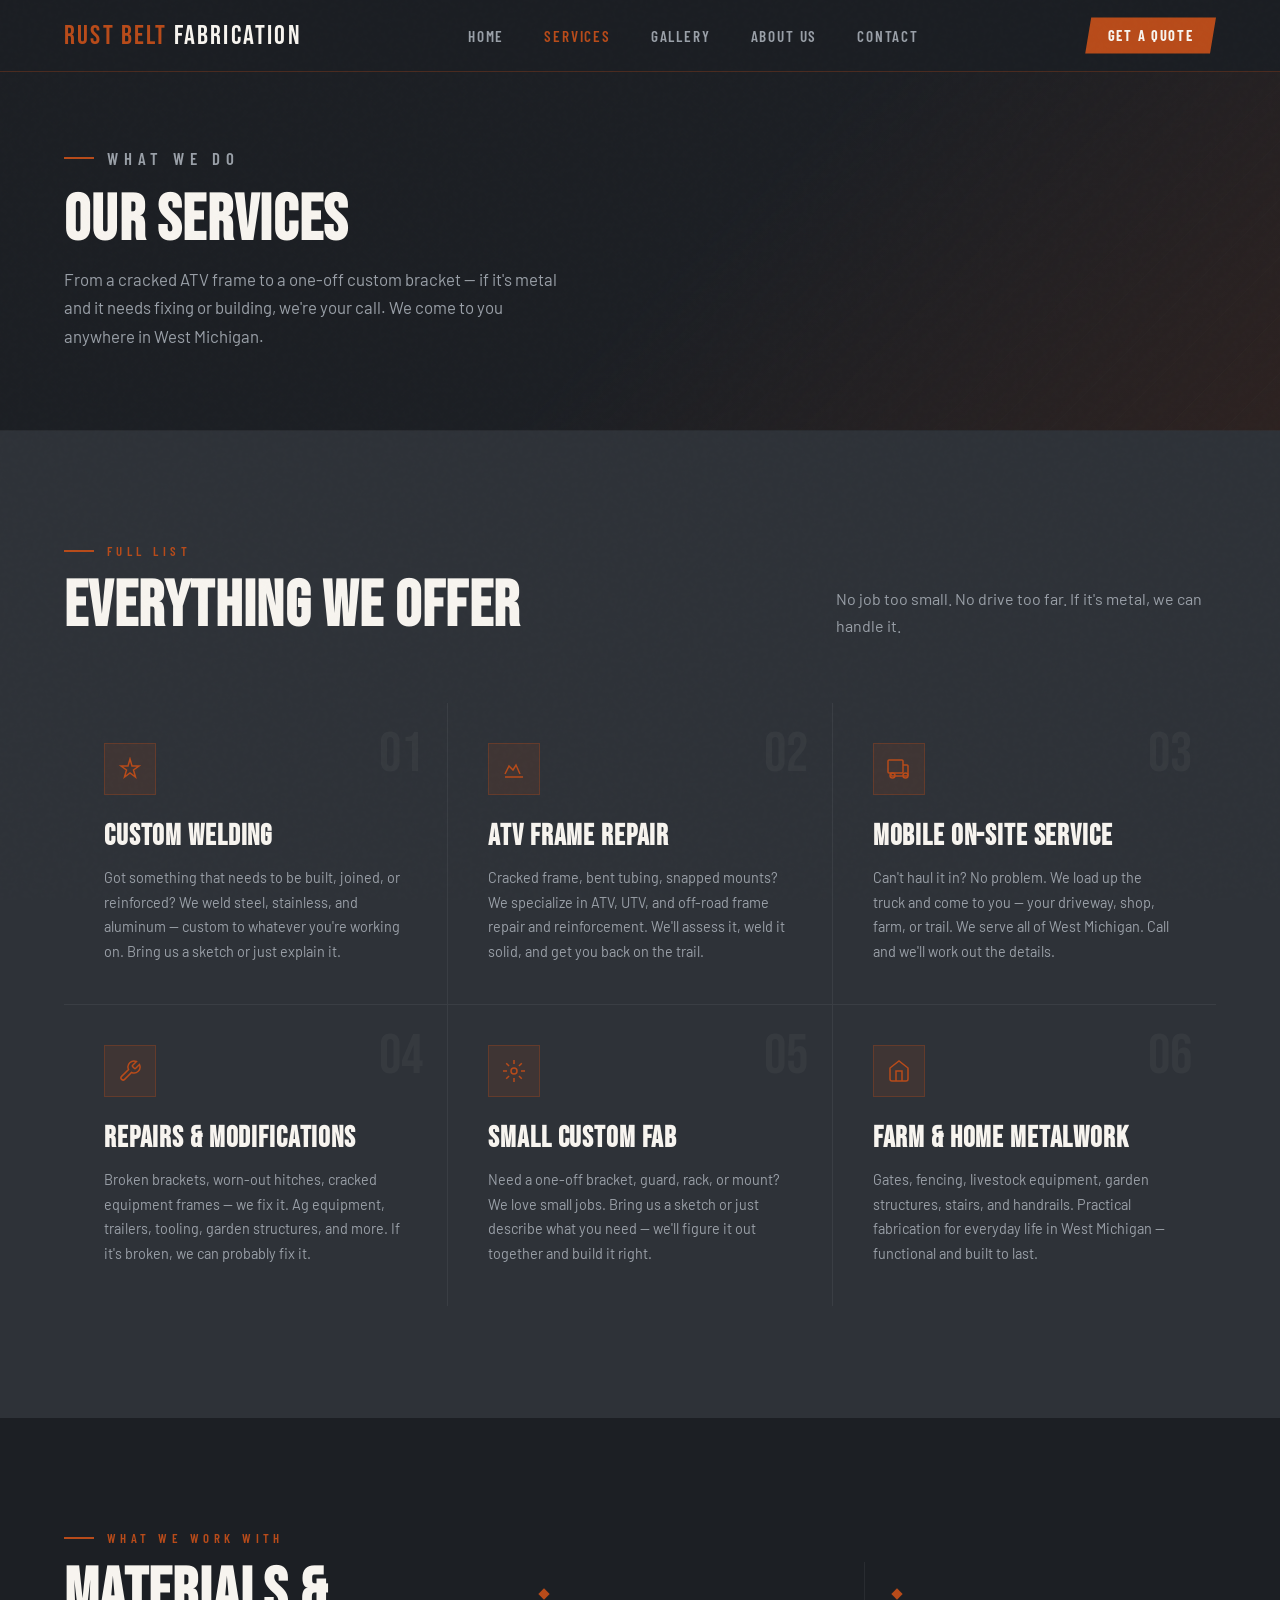
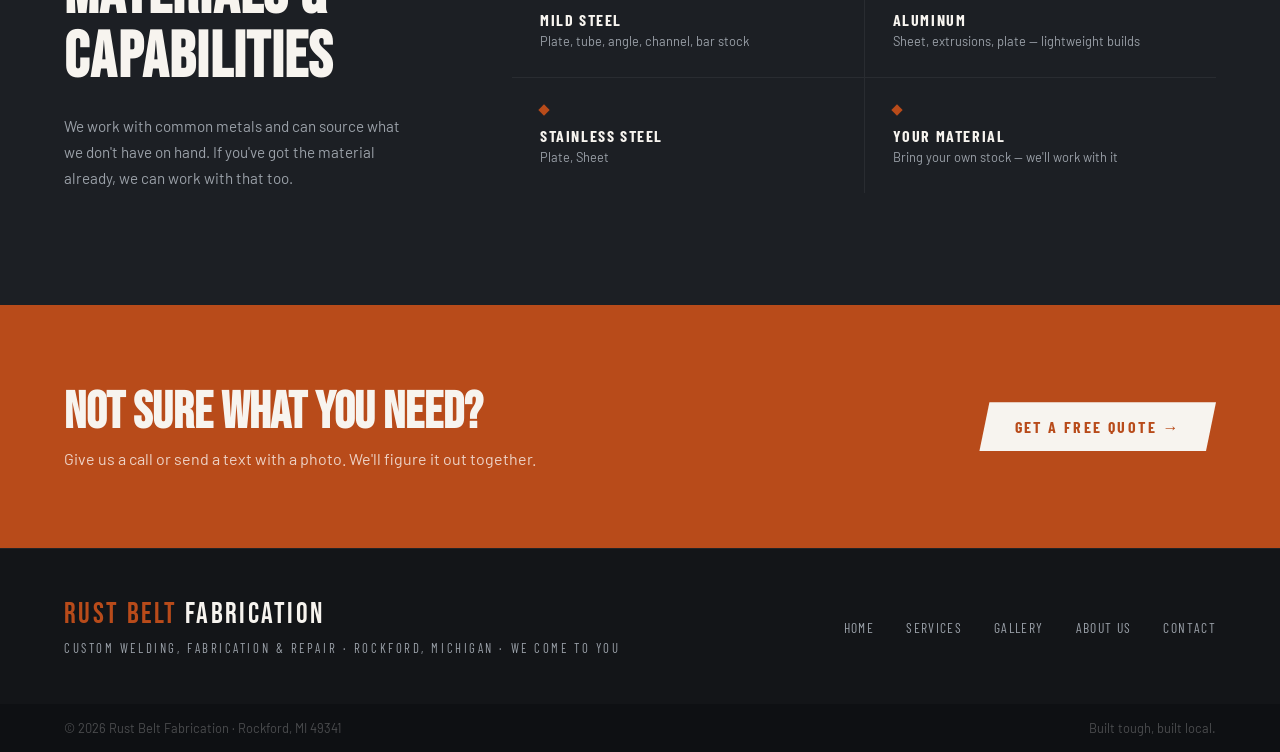
<file: services.html>
<!DOCTYPE html>
<html lang="en">
<head>
  <meta charset="UTF-8" />
  <meta name="viewport" content="width=device-width, initial-scale=1.0" />
  <title>Services | Rust Belt Fabrication</title>

  <!-- ── FONTS — same as index.html, change all pages together ── -->
  <link rel="preconnect" href="https://fonts.googleapis.com" />
  <link href="https://fonts.googleapis.com/css2?family=Bebas+Neue&family=Barlow+Condensed:wght@400;600;700&family=Barlow:wght@300;400;500&display=swap" rel="stylesheet" />
  <link rel="stylesheet" href="style.css" />

  <style>
    /* Services page background for the cards section */
    #services-main { background: var(--steel-md); }

    /* Materials grid (reused from home style) */
    .materials-layout {
      display: grid;
      grid-template-columns: 1fr 2fr;
      gap: 6rem;
      align-items: start;
    }
    .materials-list {
      display: grid;
      grid-template-columns: 1fr 1fr;
      gap: 1px;
      background: rgba(255,255,255,0.06);
      margin-top: 2rem;
    }
    .material-item {
      background: var(--steel);
      padding: 1.75rem;
      transition: background 0.2s;
    }
    .material-item:hover { background: var(--steel-md); }
    .material-dot {
      width: 8px; height: 8px;
      background: var(--rust);
      margin-bottom: 0.75rem;
      transform: rotate(45deg);
    }
    .material-name {
      font-family: var(--font-label);
      font-weight: 700;
      font-size: 1rem;
      letter-spacing: 0.1em;
      text-transform: uppercase;
      margin-bottom: 0.25rem;
    }
    .material-desc { font-size: 0.8rem; color: var(--smoke); }

    /* CTA banner at bottom of services */
    .services-cta {
      background: var(--rust);
      padding: 5rem 4rem;
      display: flex;
      align-items: center;
      justify-content: space-between;
      gap: 2rem;
    }
    .services-cta h2 {
      font-family: var(--font-heading);
      font-size: clamp(2rem, 4vw, 3.5rem);
      line-height: 1.1;
    }
    .services-cta p { color: rgba(255,255,255,0.75); margin-top: 0.5rem; }
    .btn-white {
      font-family: var(--font-label);
      font-weight: 700;
      font-size: 1rem;
      letter-spacing: 0.15em;
      text-transform: uppercase;
      background: var(--white);
      color: var(--rust);
      padding: 0.9rem 2.2rem;
      text-decoration: none;
      transition: background 0.2s;
      clip-path: polygon(10px 0%, 100% 0%, calc(100% - 10px) 100%, 0% 100%);
      display: inline-block;
      white-space: nowrap;
      flex-shrink: 0;
    }
    .btn-white:hover { background: var(--steel); color: var(--white); }

    @media (max-width: 900px) {
      .materials-layout { grid-template-columns: 1fr; gap: 2rem; }
      .services-cta { flex-direction: column; align-items: flex-start; }
    }
  </style>
</head>
<body>

  <!-- ── NAV — keep this identical on every page, just update the active link ── -->
    <nav>
    <a class="nav-logo" href="index.html"><span>Rust Belt</span> Fabrication</a>
    <ul class="nav-links">
      <li><a href="index.html">Home</a></li>
      <li><a href="services.html" class="active">Services</a></li>
      <li><a href="gallery.html">Gallery</a></li>
      <li><a href="about.html">About Us</a></li><!-- ← active page -->
      <li><a href="contact.html">Contact</a></li>
    </ul>
    <a class="nav-cta" href="contact.html">Get a Quote</a>
  </nav>


  <!-- ── PAGE HERO BANNER — change title and subtitle ── -->
  <div class="page-hero">
    <p class="section-eyebrow">What We Do</p>
    <h1 class="section-title">Our Services</h1>
    <p>From a cracked ATV frame to a one-off custom bracket — if it's metal and it needs fixing or building, we're your call. We come to you anywhere in West Michigan.</p>
  </div>


  <!-- ============================================================
       SERVICE CARDS
       To add a new card: copy one <div class="service-card">
       block and paste it inside the grid. Change the number,
       icon, title, and description.
       To remove a card: delete the whole <div class="service-card"> block.
       ============================================================ -->
  <section id="services-main">
    <div class="services-header">
      <div>
        <p class="section-eyebrow">Full List</p>
        <h2 class="section-title">Everything We Offer</h2>
      </div>
      <!-- ← Change this intro text -->
      <p class="services-intro">No job too small. No drive too far. If it's metal, we can handle it.</p>
    </div>

    <div class="services-grid">

      <!-- ── SERVICE CARD 1 — change icon, title, description ── -->
      <div class="service-card reveal">
        <span class="service-num">01</span>
        <div class="service-icon">
          <svg viewBox="0 0 24 24"><path d="M12 2l2 7h7l-5.5 4 2 7L12 16l-5.5 4 2-7L3 9h7z"/></svg>
        </div>
        <h3 class="service-name">Custom Welding</h3>
        <p class="service-desc">Got something that needs to be built, joined, or reinforced? We weld steel, stainless, and aluminum — custom to whatever you're working on. Bring us a sketch or just explain it.</p>
      </div>

      <!-- ── SERVICE CARD 2 ── -->
      <div class="service-card reveal">
        <span class="service-num">02</span>
        <div class="service-icon">
          <svg viewBox="0 0 24 24"><path d="M3 17l4-8 4 4 3-5 4 9"/><path d="M3 20h18"/></svg>
        </div>
        <h3 class="service-name">ATV Frame Repair</h3>
        <p class="service-desc">Cracked frame, bent tubing, snapped mounts? We specialize in ATV, UTV, and off-road frame repair and reinforcement. We'll assess it, weld it solid, and get you back on the trail.</p>
      </div>

      <!-- ── SERVICE CARD 3 ── -->
      <div class="service-card reveal">
        <span class="service-num">03</span>
        <div class="service-icon">
          <svg viewBox="0 0 24 24"><rect x="1" y="3" width="15" height="13" rx="1"/><path d="M16 8h4a1 1 0 0 1 1 1v9a1 1 0 0 1-1 1H5a1 1 0 0 1-1-1v-1"/><circle cx="5.5" cy="18.5" r="2.5"/><circle cx="18.5" cy="18.5" r="2.5"/></svg>
        </div>
        <h3 class="service-name">Mobile On-Site Service</h3>
        <p class="service-desc">Can't haul it in? No problem. We load up the truck and come to you — your driveway, shop, farm, or trail. We serve all of West Michigan. Call and we'll work out the details.</p>
      </div>

      <!-- ── SERVICE CARD 4 ── -->
      <div class="service-card reveal">
        <span class="service-num">04</span>
        <div class="service-icon">
          <svg viewBox="0 0 24 24"><path d="M14.7 6.3a1 1 0 0 0 0 1.4l1.6 1.6a1 1 0 0 0 1.4 0l3.77-3.77a6 6 0 0 1-7.94 7.94l-6.91 6.91a2.12 2.12 0 0 1-3-3l6.91-6.91a6 6 0 0 1 7.94-7.94l-3.76 3.76z"/></svg>
        </div>
        <h3 class="service-name">Repairs &amp; Modifications</h3>
        <p class="service-desc">Broken brackets, worn-out hitches, cracked equipment frames — we fix it. Ag equipment, trailers, tooling, garden structures, and more. If it's broken, we can probably fix it.</p>
      </div>

      <!-- ── SERVICE CARD 5 ── -->
      <div class="service-card reveal">
        <span class="service-num">05</span>
        <div class="service-icon">
          <svg viewBox="0 0 24 24"><circle cx="12" cy="12" r="3"/><path d="M12 1v4M12 19v4M4.22 4.22l2.83 2.83M16.95 16.95l2.83 2.83M1 12h4M19 12h4M4.22 19.78l2.83-2.83M16.95 7.05l2.83-2.83"/></svg>
        </div>
        <h3 class="service-name">Small Custom Fab</h3>
        <p class="service-desc">Need a one-off bracket, guard, rack, or mount? We love small jobs. Bring us a sketch or just describe what you need — we'll figure it out together and build it right.</p>
      </div>

      <!-- ── SERVICE CARD 6 ── -->
      <div class="service-card reveal">
        <span class="service-num">06</span>
        <div class="service-icon">
          <svg viewBox="0 0 24 24"><path d="M3 9l9-7 9 7v11a2 2 0 0 1-2 2H5a2 2 0 0 1-2-2z"/><polyline points="9 22 9 12 15 12 15 22"/></svg>
        </div>
        <h3 class="service-name">Farm &amp; Home Metalwork</h3>
        <p class="service-desc">Gates, fencing, livestock equipment, garden structures, stairs, and handrails. Practical fabrication for everyday life in West Michigan — functional and built to last.</p>
      </div>

    </div>
  </section>


  <!-- ============================================================
       MATERIALS SECTION
       Change the material names and descriptions below.
       ============================================================ -->
  <section>
    <div class="materials-layout">
      <div>
        <p class="section-eyebrow">What We Work With</p>
        <h2 class="section-title">Materials &amp;<br>Capabilities</h2>
        <!-- ← Change this description -->
        <p style="color:var(--smoke);font-size:0.95rem;line-height:1.7;margin-top:1.5rem;">
          We work with common metals and can source what we don't have on hand.
          If you've got the material already, we can work with that too.
        </p>
      </div>

      <div>
        <div class="materials-list reveal">

          <!-- ── MATERIAL ITEMS — change name and description ── -->
          <div class="material-item">
            <div class="material-dot"></div>
            <p class="material-name">Mild Steel</p>
            <p class="material-desc">Plate, tube, angle, channel, bar stock</p>
          </div>
          <div class="material-item">
            <div class="material-dot"></div>
            <p class="material-name">Aluminum</p>
            <p class="material-desc">Sheet, extrusions, plate — lightweight builds</p>
          </div>
          <div class="material-item">
            <div class="material-dot"></div>
            <p class="material-name">Stainless Steel</p>
            <p class="material-desc">Plate, Sheet</p>
          </div>
           <div class="material-item">
            <div class="material-dot"></div>
            <p class="material-name">Your Material</p>
            <p class="material-desc">Bring your own stock — we'll work with it</p>
          </div>

        </div>
      </div>
    </div>
  </section>


  <!-- ── CALL TO ACTION BANNER ── -->
  <div class="services-cta">
    <div>
      <!-- ← Change CTA headline and subtext -->
      <h2>Not Sure What You Need?</h2>
      <p>Give us a call or send a text with a photo. We'll figure it out together.</p>
    </div>
    <a class="btn-white" href="contact.html">Get a Free Quote →</a>
  </div>


  <!-- ── FOOTER ── -->
  <footer>
    <div>
       <div class="footer-logo"><span>Rust Belt</span> Fabrication</div>
      <p class="footer-tagline">Custom Welding, Fabrication &amp; Repair · Rockford, Michigan · We Come To You</p>
    </div>
     <ul class="footer-links">
      <li><a href="index.html">Home</a></li>
      <li><a href="services.html">Services</a></li>
      <li><a href="gallery.html">Gallery</a></li>
      <li><a href="about.html">About Us</a></li>
      <li><a href="contact.html">Contact</a></li>
    </ul>
  </footer>
  <div class="footer-bottom">
    <p>© 2026 Rust Belt Fabrication · Rockford, MI 49341</p>
    <p>Built tough, built local.</p>
  </div>

  <script>
    const reveals = document.querySelectorAll('.reveal');
    const observer = new IntersectionObserver((entries) => {
      entries.forEach((e, i) => {
        if (e.isIntersecting) setTimeout(() => e.target.classList.add('visible'), i * 80);
      });
    }, { threshold: 0.1 });
    reveals.forEach(el => observer.observe(el));
    const nav = document.querySelector('nav');
    window.addEventListener('scroll', () => {
      nav.style.borderBottomColor = window.scrollY > 50 ? 'rgba(184,75,26,0.5)' : 'rgba(184,75,26,0.3)';
    });
  </script>
</body>
</html>
</file>
<file: style.css>
/* ============================================================
   RUST BELT FABRICATION — SHARED STYLESHEET
   This file controls the look of ALL pages on your site.
   You only need to change things in ONE place here and it
   updates every page automatically.
   ============================================================ */


/* ============================================================
   1. FONTS
   ============================================================
   To change fonts:
   1. Go to fonts.google.com and find a font you like
   2. Click "Get font" then "Get embed code"
   3. Copy the <link> tag and paste it into the <head> of
      EACH HTML file, replacing the existing font link
   4. Then update the font names below to match your new font

   Current fonts:
   - 'Bebas Neue'        → big bold headings (hero title, section titles)
   - 'Barlow Condensed'  → nav links, labels, eyebrows, buttons
   - 'Barlow'            → body text, descriptions, paragraphs

   Font combos to try (replace all three below):
   - Bold/Loud:    'Anton', 'Oswald', 'Roboto'
   - Mechanical:   'Teko', 'Rajdhani', 'Open Sans'
   - Classic:      'Oswald', 'Barlow Condensed', 'Lato'
   ============================================================ */

/* --- HEADING FONT (used for big titles) --- */
/* Change 'Bebas Neue' to your chosen heading font */
:root { --font-heading: 'Bebas Neue', sans-serif; }

/* --- LABEL FONT (used for nav, buttons, eyebrows) --- */
/* Change 'Barlow Condensed' to your chosen label font */
:root { --font-label: 'Barlow Condensed', sans-serif; }

/* --- BODY FONT (used for paragraphs and descriptions) --- */
/* Change 'Barlow' to your chosen body font */
:root { --font-body: 'Barlow', sans-serif; }


/* ============================================================
   2. COLORS
   ============================================================
   Change the hex codes here to update colors across the site.
   Use a color picker at coolors.co or htmlcolorcodes.com

   --rust      → the main accent color (buttons, highlights)
   --rust-dk   → darker version of accent (hover states)
   --accent    → bright hover version of accent
   --steel     → darkest background color
   --steel-md  → medium background (cards, sections)
   --steel-lt  → lightest background (hover on cards)
   --smoke     → secondary text color (descriptions)
   --white     → main text / light text color

   COLOR SCHEME IDEAS:
   Blue steel:   --rust: #1A6EB8  --steel: #111820
   Forest green: --rust: #2E7D32  --steel: #141A14
   Gunmetal:     --rust: #778899  --steel: #1A1A1A
   Orange fire:  --rust: #E05C20  --steel: #1C1C1C
   ============================================================ */

:root {
  --rust:     #B84B1A;   /* ← MAIN ACCENT — change this first */
  --rust-dk:  #8C3510;   /* ← darker accent, used rarely */
  --accent:   #E05C20;   /* ← bright hover accent */
  --steel:    #1C1F24;   /* ← darkest background */
  --steel-md: #2E3238;   /* ← medium background */
  --steel-lt: #3D4249;   /* ← lightest background */
  --smoke:    #9AA0A8;   /* ← secondary/muted text */
  --white:    #F7F4EF;   /* ← main text color */
}


/* ============================================================
   3. BASE / RESET
   ============================================================ */

*, *::before, *::after {
  box-sizing: border-box;
  margin: 0;
  padding: 0;
}

html { scroll-behavior: smooth; }

body {
  background: var(--steel);
  color: var(--white);
  font-family: var(--font-body);
  font-weight: 400;
  overflow-x: hidden;
}

/* Subtle noise texture overlay — gives a raw, industrial feel */
/* To remove it, delete this entire block */
body::before {
  content: '';
  position: fixed;
  inset: 0;
  background-image: url("data:image/svg+xml,%3Csvg viewBox='0 0 200 200' xmlns='http://www.w3.org/2000/svg'%3E%3Cfilter id='n'%3E%3CfeTurbulence type='fractalNoise' baseFrequency='0.9' numOctaves='4' stitchTiles='stitch'/%3E%3C/filter%3E%3Crect width='100%25' height='100%25' filter='url(%23n)' opacity='0.04'/%3E%3C/svg%3E");
  pointer-events: none;
  z-index: 9999;
  opacity: 0.35;
}


/* ============================================================
   4. NAVIGATION
   ============================================================
   The nav appears on every page. Edit the HTML in each file
   to change link names or add/remove pages.
   ============================================================ */

nav {
  position: fixed;
  top: 0; left: 0; right: 0;
  z-index: 100;
  display: flex;
  align-items: center;
  justify-content: space-between;
  padding: 0 4rem;
  height: 72px;
  background: rgba(28,31,36,0.92);
  backdrop-filter: blur(10px);
  border-bottom: 1px solid rgba(184,75,26,0.3);
}

/* The logo text in the top-left */
.nav-logo {
  font-family: var(--font-heading);
  font-size: 1.7rem;           /* ← change logo size here */
  letter-spacing: 0.08em;
  color: var(--white);
  text-decoration: none;
}
.nav-logo span { color: var(--rust); } /* ← "Rust Belt" part in accent color */

.nav-links {
  display: flex;
  gap: 2.5rem;
  list-style: none;
}

.nav-links a {
  font-family: var(--font-label);
  font-weight: 600;
  font-size: 0.95rem;
  letter-spacing: 0.12em;
  text-transform: uppercase;
  color: var(--smoke);
  text-decoration: none;
  transition: color 0.2s;
}
.nav-links a:hover,
.nav-links a.active { color: var(--rust); } /* active = current page */

/* "Get a Quote" button in the nav */
.nav-cta {
  font-family: var(--font-label);
  font-weight: 700;
  font-size: 0.9rem;
  letter-spacing: 0.12em;
  text-transform: uppercase;
  background: var(--rust);
  color: var(--white);
  padding: 0.6rem 1.4rem;
  text-decoration: none;
  transition: background 0.2s;
  clip-path: polygon(6px 0%, 100% 0%, calc(100% - 6px) 100%, 0% 100%);
}
.nav-cta:hover { background: var(--accent); }


/* ============================================================
   5. BUTTONS
   ============================================================ */

/* Solid filled button (primary call to action) */
.btn-primary {
  font-family: var(--font-label);
  font-weight: 700;
  font-size: 1rem;
  letter-spacing: 0.15em;
  text-transform: uppercase;
  background: var(--rust);
  color: var(--white);
  padding: 0.9rem 2.2rem;
  text-decoration: none;
  transition: background 0.2s, transform 0.15s;
  clip-path: polygon(10px 0%, 100% 0%, calc(100% - 10px) 100%, 0% 100%);
  display: inline-block;
  border: none;
  cursor: pointer;
}
.btn-primary:hover { background: var(--accent); transform: translateY(-2px); }

/* Outline / ghost button (secondary action) */
.btn-outline {
  font-family: var(--font-label);
  font-weight: 700;
  font-size: 1rem;
  letter-spacing: 0.15em;
  text-transform: uppercase;
  background: transparent;
  color: var(--white);
  padding: 0.9rem 2.2rem;
  text-decoration: none;
  border: 1px solid rgba(255,255,255,0.25);
  transition: border-color 0.2s, color 0.2s;
  display: inline-block;
}
.btn-outline:hover { border-color: var(--rust); color: var(--rust); }


/* ============================================================
   6. SECTION SHARED STYLES
   ============================================================ */

section { padding: 7rem 4rem; }

/* Small label above section titles (e.g. "What We Do") */
.section-eyebrow {
  font-family: var(--font-label);
  font-weight: 600;
  font-size: 0.8rem;
  letter-spacing: 0.35em;
  text-transform: uppercase;
  color: var(--rust);
  margin-bottom: 1rem;
  display: flex;
  align-items: center;
  gap: 0.8rem;
}
.section-eyebrow::before {
  content: '';
  display: inline-block;
  width: 30px; height: 2px;
  background: var(--rust);
}

/* Big section headings */
.section-title {
  font-family: var(--font-heading);
  font-size: clamp(3rem, 5vw, 5rem);
  line-height: 1;
  letter-spacing: 0.02em;
}

/* Page hero banner (used on inner pages like Gallery, Contact) */
.page-hero {
  padding: 9rem 4rem 5rem;
  background:
    linear-gradient(135deg, rgba(28,31,36,0.97) 55%, rgba(140,53,16,0.15) 100%),
    repeating-linear-gradient(
      -45deg,
      transparent, transparent 40px,
      rgba(255,255,255,0.012) 40px,
      rgba(255,255,255,0.012) 41px
    );
  border-bottom: 1px solid rgba(255,255,255,0.06);
}
.page-hero .section-title { margin-bottom: 0.75rem; }
.page-hero p {
  color: var(--smoke);
  font-size: 1.05rem;
  max-width: 500px;
  line-height: 1.7;
}


/* ============================================================
   7. SCROLLING TICKER BAR
   ============================================================
   The orange bar that scrolls service names.
   Edit the text in the HTML (ticker-item spans).
   ============================================================ */

.ticker {
  background: var(--rust);
  padding: 0.75rem 0;
  overflow: hidden;
}
.ticker-inner {
  display: flex;
  animation: ticker-scroll 30s linear infinite;
  white-space: nowrap;
}
.ticker-item {
  font-family: var(--font-label);
  font-weight: 600;
  font-size: 0.85rem;
  letter-spacing: 0.2em;
  text-transform: uppercase;
  color: rgba(255,255,255,0.9);
  padding: 0 3rem;
  display: flex;
  align-items: center;
  gap: 1.5rem;
}
.ticker-item::after { content: '✦'; color: rgba(255,255,255,0.5); }
@keyframes ticker-scroll {
  0%   { transform: translateX(0); }
  100% { transform: translateX(-50%); }
}


/* ============================================================
   8. SERVICE CARDS
   ============================================================ */

.services-header {
  display: flex;
  justify-content: space-between;
  align-items: flex-end;
  margin-bottom: 4rem;
}
.services-intro {
  font-size: 1rem;
  color: var(--smoke);
  max-width: 380px;
  line-height: 1.7;
}
.services-grid {
  display: grid;
  grid-template-columns: repeat(3, 1fr);
  gap: 1px;
  background: rgba(255,255,255,0.06);
}
.service-card {
  background: var(--steel-md);
  padding: 2.5rem;
  position: relative;
  overflow: hidden;
  transition: background 0.3s;
}
.service-card::before {
  content: '';
  position: absolute;
  bottom: 0; left: 0;
  width: 0; height: 3px;
  background: var(--rust);
  transition: width 0.4s ease;
}
.service-card:hover { background: var(--steel-lt); }
.service-card:hover::before { width: 100%; }

.service-icon {
  width: 52px; height: 52px;
  background: rgba(184,75,26,0.12);
  border: 1px solid rgba(184,75,26,0.3);
  display: flex;
  align-items: center;
  justify-content: center;
  margin-bottom: 1.5rem;
}
.service-icon svg { width: 24px; height: 24px; stroke: var(--rust); fill: none; stroke-width: 1.5; }

.service-num {
  position: absolute;
  top: 1.5rem; right: 1.5rem;
  font-family: var(--font-heading);
  font-size: 3.5rem;
  color: rgba(255,255,255,0.04);
  line-height: 1;
}
.service-name {
  font-family: var(--font-heading);
  font-size: 1.8rem;
  letter-spacing: 0.03em;
  margin-bottom: 0.75rem;
}
.service-desc {
  font-size: 0.9rem;
  color: var(--smoke);
  line-height: 1.7;
}


/* ============================================================
   9. TESTIMONIAL CARDS
   ============================================================ */

.testimonials-grid {
  display: grid;
  grid-template-columns: repeat(3, 1fr);
  gap: 1.5rem;
  margin-top: 3.5rem;
}
.testimonial-card {
  background: var(--steel);
  padding: 2.5rem;
  border-top: 3px solid transparent;
  transition: border-color 0.3s;
}
.testimonial-card:hover { border-color: var(--rust); }
.quote-mark {
  font-family: var(--font-heading);
  font-size: 5rem;
  line-height: 0.8;
  color: var(--rust);
  opacity: 0.3;
  margin-bottom: 1rem;
}
.testimonial-text {
  font-size: 0.95rem;
  color: var(--smoke);
  line-height: 1.75;
  margin-bottom: 2rem;
  font-style: italic;
}
.testimonial-author strong {
  display: block;
  font-family: var(--font-label);
  font-weight: 700;
  font-size: 1rem;
  letter-spacing: 0.08em;
  text-transform: uppercase;
}
.testimonial-author span { font-size: 0.8rem; color: var(--rust); }


/* ============================================================
   10. CONTACT FORM & INFO
   ============================================================ */

.contact-grid {
  display: grid;
  grid-template-columns: 1fr 1fr;
  gap: 6rem;
  align-items: start;
}
.contact-info {
  margin-top: 2.5rem;
  display: flex;
  flex-direction: column;
  gap: 1.5rem;
}
.contact-item { display: flex; align-items: flex-start; gap: 1.25rem; }
.contact-icon {
  width: 44px; height: 44px;
  background: rgba(184,75,26,0.12);
  border: 1px solid rgba(184,75,26,0.3);
  display: flex;
  align-items: center;
  justify-content: center;
  flex-shrink: 0;
}
.contact-icon svg { width: 18px; height: 18px; stroke: var(--rust); fill: none; stroke-width: 1.5; }
.contact-item p { font-size: 0.85rem; color: var(--smoke); line-height: 1.5; }
.contact-item strong {
  display: block;
  font-family: var(--font-label);
  font-weight: 700;
  font-size: 0.9rem;
  letter-spacing: 0.1em;
  text-transform: uppercase;
  color: var(--white);
  margin-bottom: 0.2rem;
}

/* Form fields */
.contact-form { display: flex; flex-direction: column; gap: 1rem; }
.form-row { display: grid; grid-template-columns: 1fr 1fr; gap: 1rem; }
.field { display: flex; flex-direction: column; gap: 0.4rem; }

label {
  font-family: var(--font-label);
  font-weight: 600;
  font-size: 0.8rem;
  letter-spacing: 0.2em;
  text-transform: uppercase;
  color: var(--smoke);
}

input, select, textarea {
  background: rgba(255,255,255,0.04);
  border: 1px solid rgba(255,255,255,0.1);
  color: var(--white);
  padding: 0.75rem 1rem;
  font-family: var(--font-body);
  font-size: 0.95rem;
  outline: none;
  transition: border-color 0.2s;
  width: 100%;
}
input::placeholder, textarea::placeholder { color: rgba(255,255,255,0.2); }
input:focus, select:focus, textarea:focus { border-color: var(--rust); }
select option { background: var(--steel-md); }
textarea { resize: vertical; min-height: 130px; }

.form-submit {
  font-family: var(--font-label);
  font-weight: 700;
  font-size: 1rem;
  letter-spacing: 0.15em;
  text-transform: uppercase;
  background: var(--rust);
  color: var(--white);
  border: none;
  padding: 1rem 2.5rem;
  cursor: pointer;
  transition: background 0.2s;
  clip-path: polygon(10px 0%, 100% 0%, calc(100% - 10px) 100%, 0% 100%);
  align-self: flex-start;
}
.form-submit:hover { background: var(--accent); }
.form-success { display: none; color: #6ee7b7; font-size: 0.9rem; margin-top: 0.5rem; }


/* ============================================================
   11. GALLERY GRID
   ============================================================ */

.gallery-grid {
  display: grid;
  grid-template-columns: repeat(3, 1fr);
  gap: 1px;
  background: rgba(255,255,255,0.06);
  margin-top: 3rem;
}

/* Each gallery item — replace background-color with background-image: url('your-photo.jpg') */
.gallery-item {
  aspect-ratio: 4/3;
  background: var(--steel-md);
  position: relative;
  overflow: hidden;
  cursor: pointer;
}
.gallery-item:nth-child(1) { grid-column: span 2; aspect-ratio: auto; min-height: 320px; }

.gallery-item-inner {
  width: 100%; height: 100%;
  background: var(--steel-lt);
  display: flex;
  align-items: center;
  justify-content: center;
  transition: transform 0.4s ease;
  position: relative;
}
.gallery-item:hover .gallery-item-inner { transform: scale(1.04); }

/* The overlay that appears on hover */
.gallery-overlay {
  position: absolute;
  inset: 0;
  background: rgba(184,75,26,0.75);
  display: flex;
  flex-direction: column;
  align-items: center;
  justify-content: center;
  opacity: 0;
  transition: opacity 0.3s;
}
.gallery-item:hover .gallery-overlay { opacity: 1; }
.gallery-overlay span {
  font-family: var(--font-heading);
  font-size: 1.4rem;
  letter-spacing: 0.1em;
  color: white;
}

/* Placeholder icon shown before you add real photos */
.gallery-placeholder-icon { opacity: 0.15; }
.gallery-placeholder-icon svg { width: 48px; height: 48px; stroke: var(--white); fill: none; stroke-width: 1; }

.gallery-label {
  font-family: var(--font-label);
  font-size: 0.75rem;
  letter-spacing: 0.2em;
  text-transform: uppercase;
  color: var(--smoke);
  margin-top: 0.5rem;
  opacity: 0.6;
}


/* ============================================================
   12. FOOTER
   ============================================================ */

footer {
  background: #131518;
  border-top: 1px solid rgba(255,255,255,0.06);
  padding: 3rem 4rem;
  display: grid;
  grid-template-columns: 1fr auto;
  align-items: center;
  gap: 2rem;
}
.footer-logo {
  font-family: var(--font-heading);
  font-size: 1.8rem;
  letter-spacing: 0.08em;
  color: var(--white);
  margin-bottom: 0.5rem;
}
.footer-logo span { color: var(--rust); }
.footer-tagline {
  font-family: var(--font-label);
  font-size: 0.8rem;
  letter-spacing: 0.2em;
  text-transform: uppercase;
  color: var(--smoke);
}
.footer-links { display: flex; gap: 2rem; list-style: none; }
.footer-links a {
  font-family: var(--font-label);
  font-size: 0.85rem;
  letter-spacing: 0.1em;
  text-transform: uppercase;
  color: var(--smoke);
  text-decoration: none;
  transition: color 0.2s;
}
.footer-links a:hover { color: var(--rust); }

.footer-bottom {
  background: #0E1013;
  padding: 1rem 4rem;
  display: flex;
  justify-content: space-between;
  align-items: center;
}
.footer-bottom p { font-size: 0.8rem; color: rgba(255,255,255,0.25); }


/* ============================================================
   13. SCROLL REVEAL ANIMATION
   ============================================================
   Elements with class="reveal" fade in as you scroll down.
   To disable, remove class="reveal" from elements in HTML.
   ============================================================ */

.reveal {
  opacity: 0;
  transform: translateY(30px);
  transition: opacity 0.7s ease, transform 0.7s ease;
}
.reveal.visible { opacity: 1; transform: none; }


/* ============================================================
   14. MOBILE / RESPONSIVE
   ============================================================
   Adjustments for phones and small screens.
   ============================================================ */

@media (max-width: 900px) {
  nav { padding: 0 1.5rem; }
  .nav-links, .nav-cta { display: none; }        /* hide nav links on mobile */
  section { padding: 4rem 1.5rem; }
  .page-hero { padding: 7rem 1.5rem 3rem; }
  .services-grid { grid-template-columns: 1fr; }
  .services-header { flex-direction: column; align-items: flex-start; gap: 1rem; }
  .testimonials-grid { grid-template-columns: 1fr; }
  .gallery-grid { grid-template-columns: 1fr 1fr; }
  .gallery-item:nth-child(1) { grid-column: span 2; }
  .contact-grid { grid-template-columns: 1fr; gap: 3rem; }
  .form-row { grid-template-columns: 1fr; }
  footer { grid-template-columns: 1fr; }
  .footer-links { flex-wrap: wrap; gap: 1rem; }
  .footer-bottom { flex-direction: column; gap: 0.5rem; text-align: center; }
}
</file>
